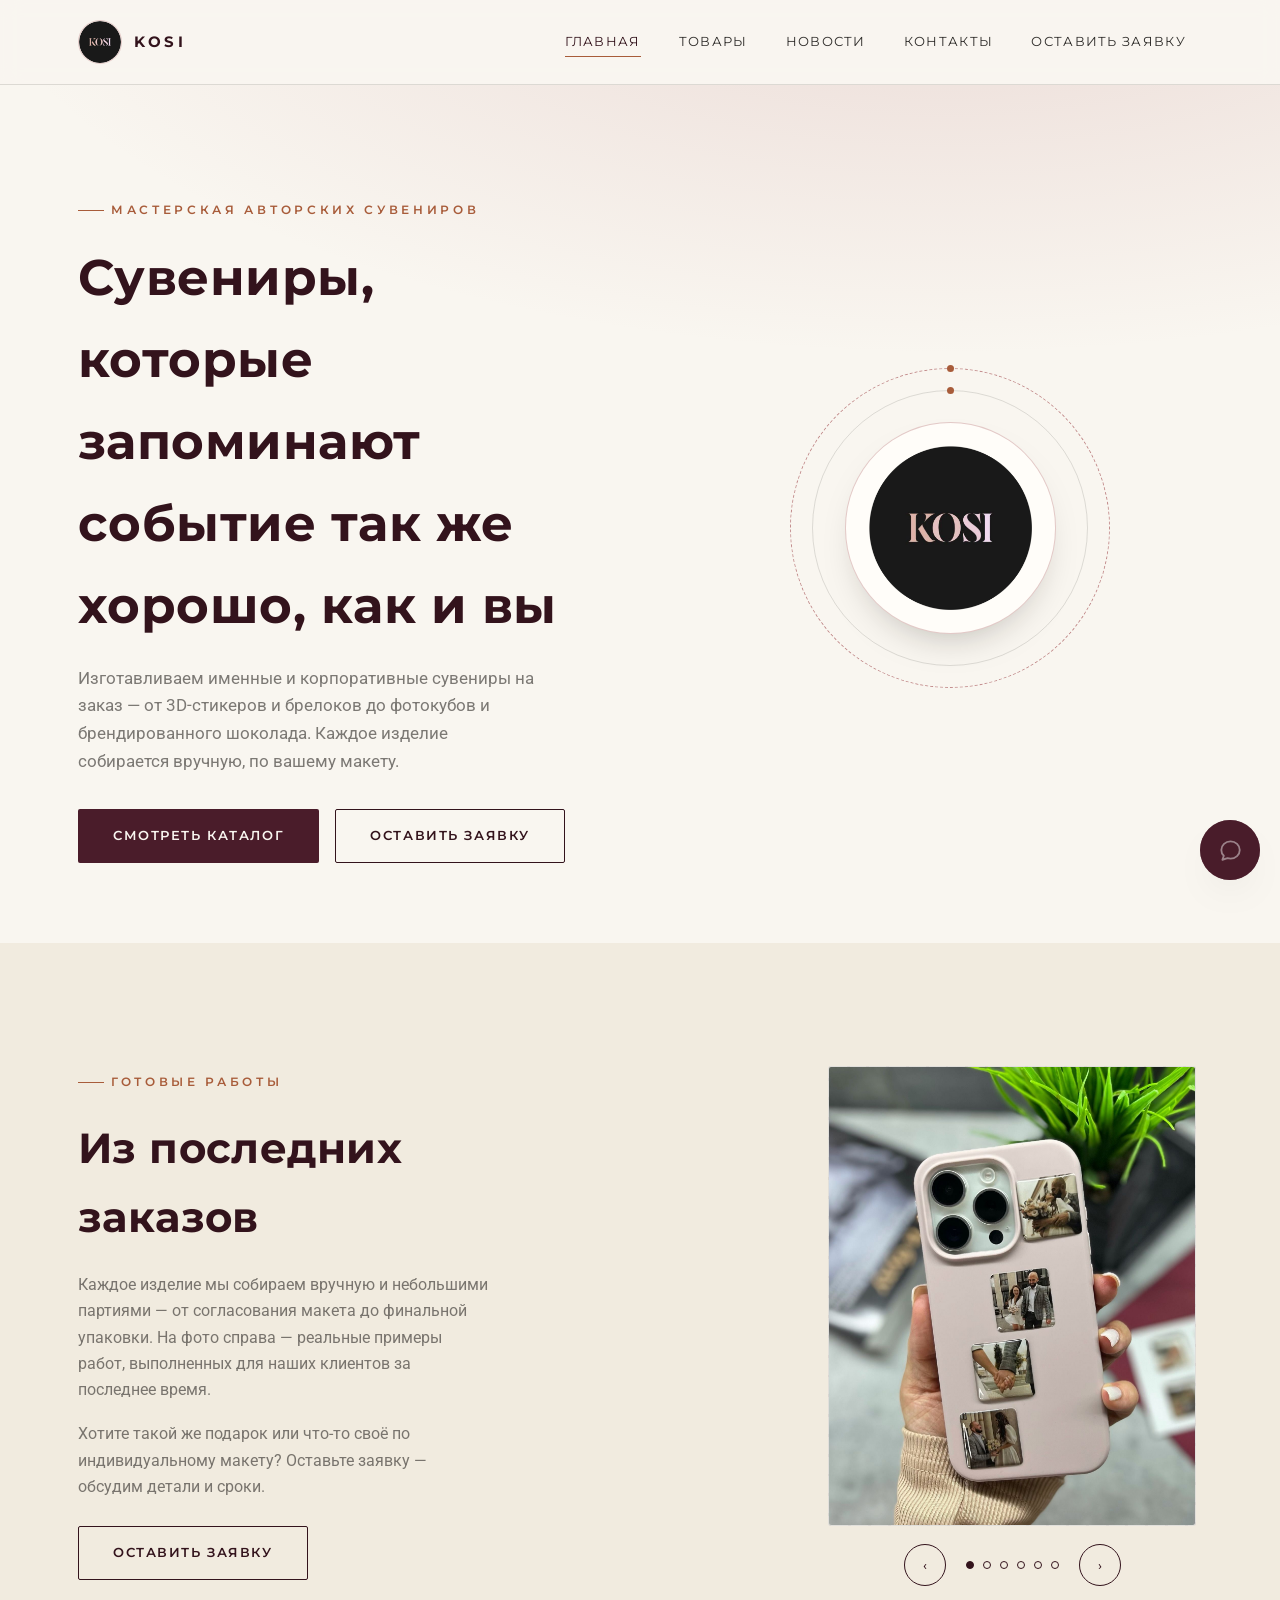
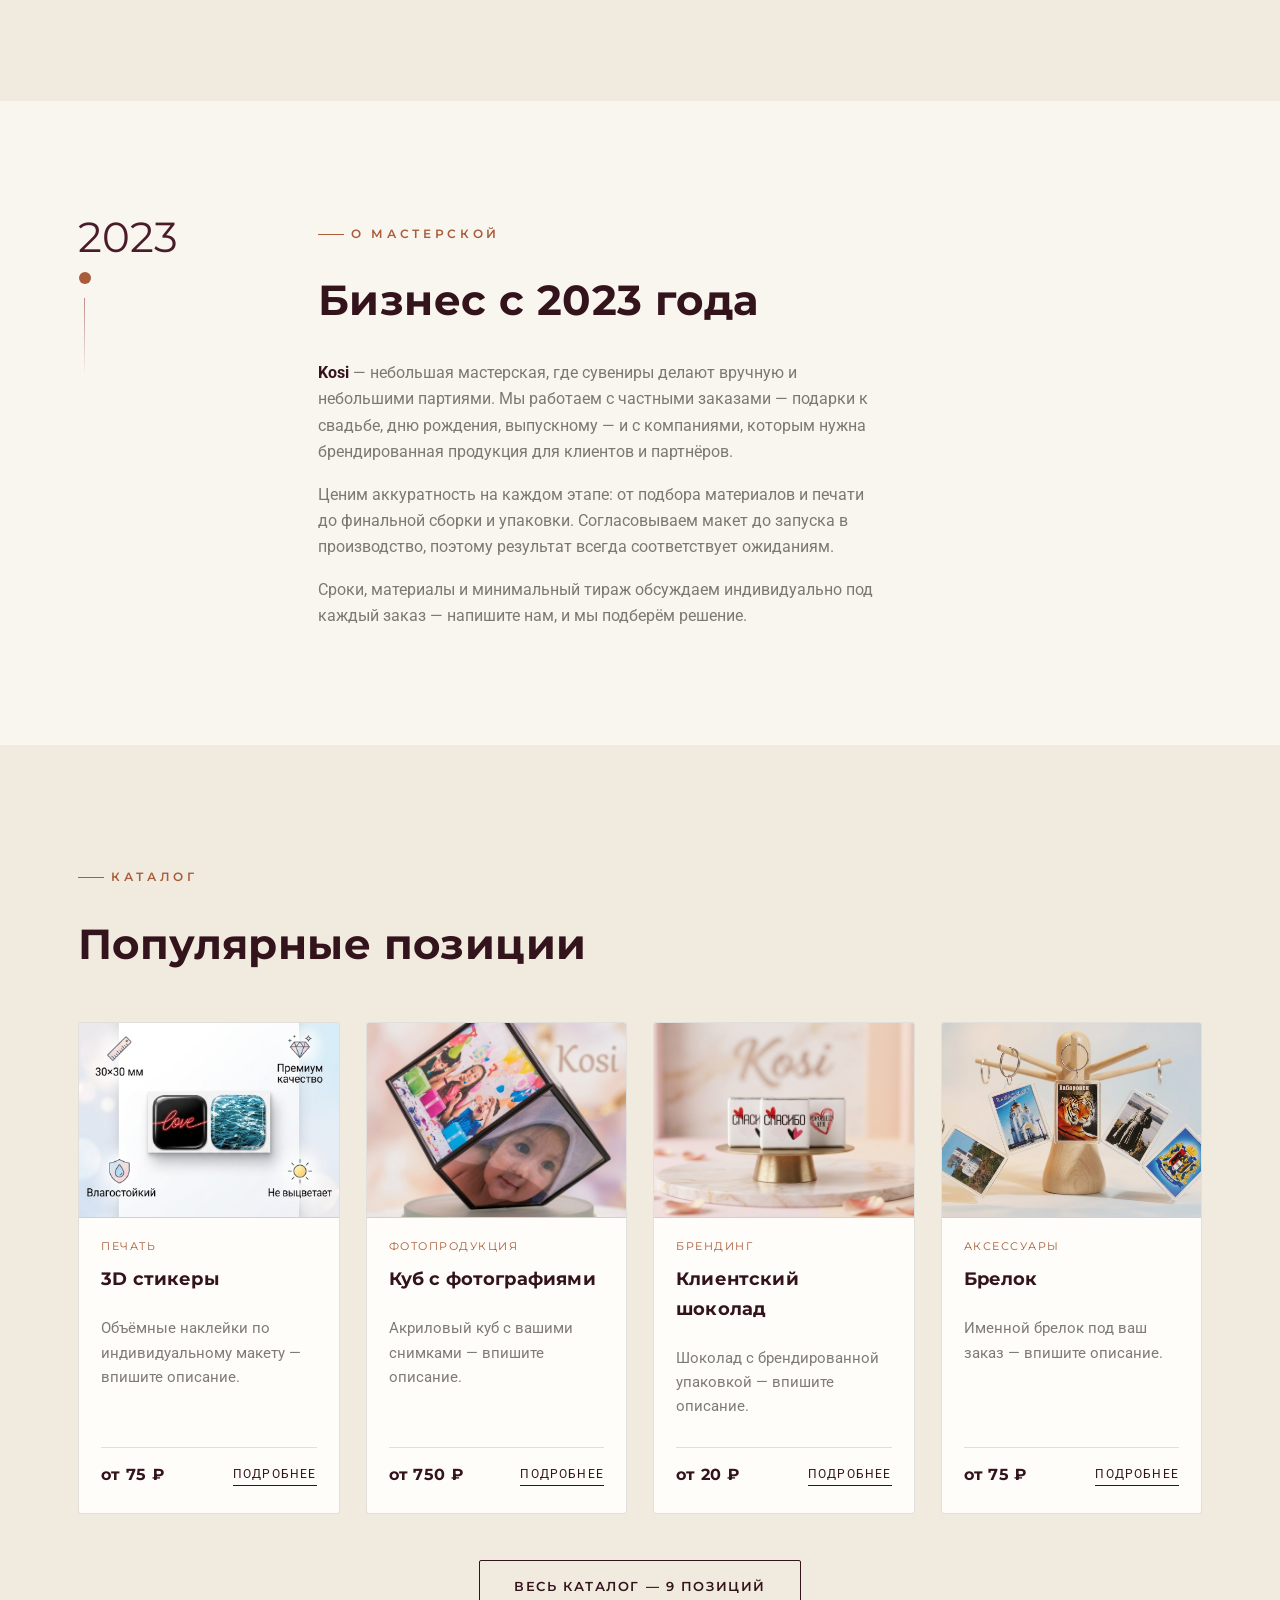
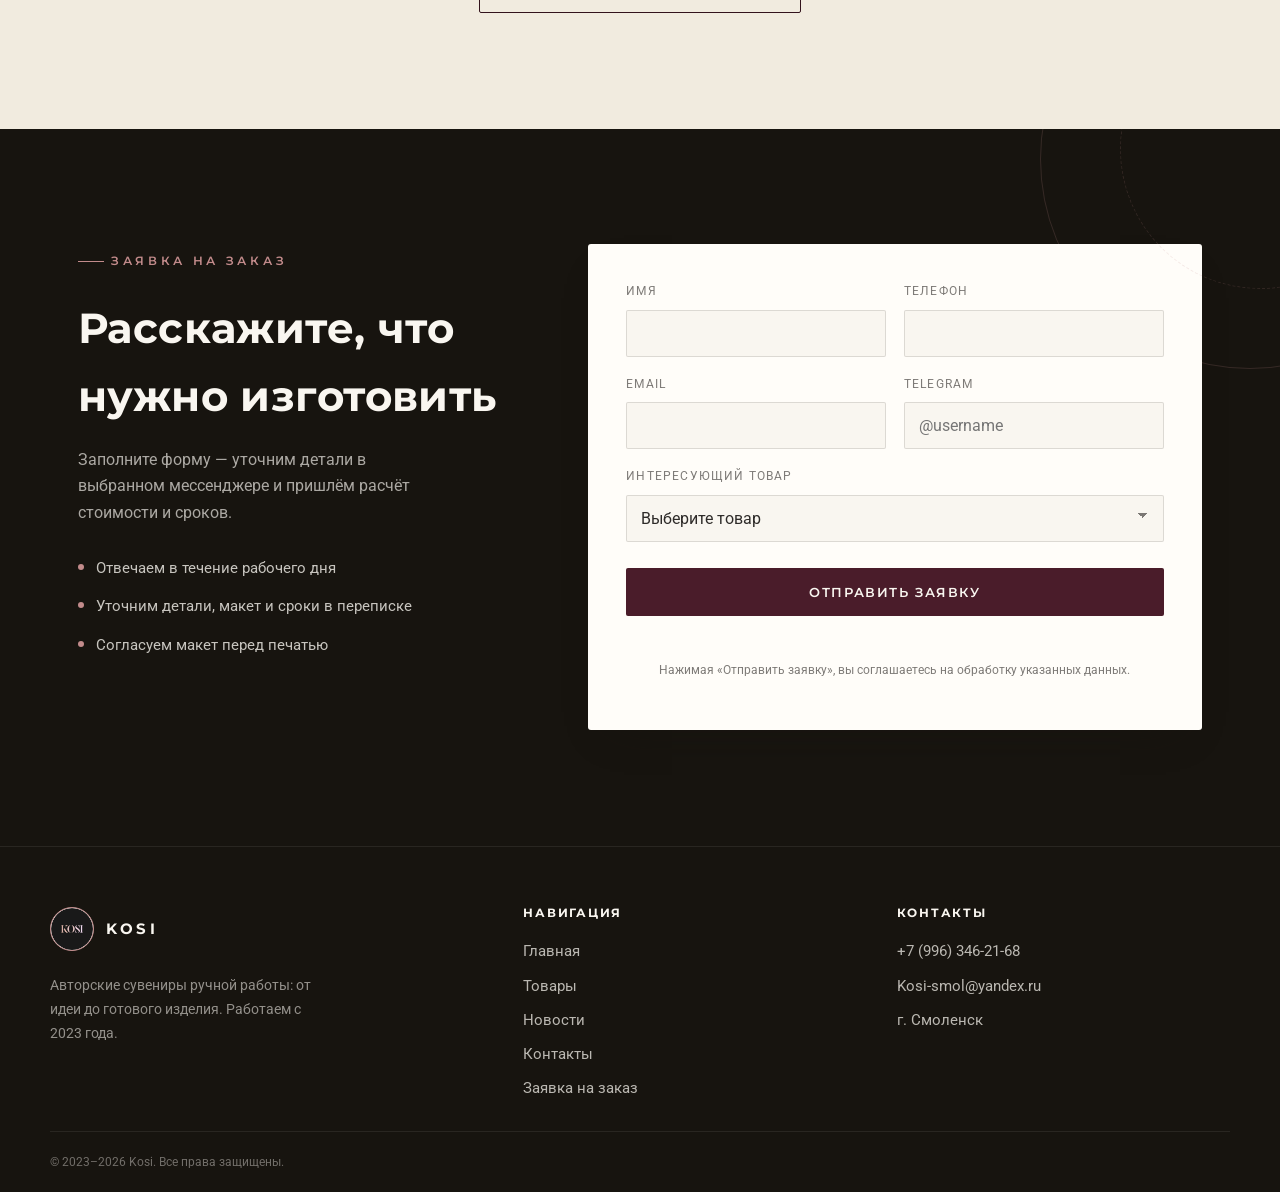
<file: index.html>
<!DOCTYPE html>
<html lang="ru">
<head>
<meta charset="UTF-8">
<meta name="viewport" content="width=device-width, initial-scale=1.0">
<title>Kosi</title>
<meta name="description" content="Kosi — мастерская авторских сувениров: 3D стикеры, брелоки, магниты, именные ручки и подарочные наборы под заказ.">

<!-- Исправленный фавикон -->
<link rel="icon" href="Kosi_logo.png">

<!-- ==================== PWA / УСТАНОВКА КАК ПРИЛОЖЕНИЕ ====================
     Чтобы сайт можно было "установить" на телефон или компьютер
     (ярлык на рабочем столе / экране Домой, как отдельное приложение),
     нужно добавить 3 файла с иконкой в папку сайта (рядом с index.html):

       Kosi_icon.jpg            — 192×192 px
       Kosi_icon.jpg            — 512×512 px
       Kosi_icon.jpg   — 512×512 px, логотип с запасом полей
                                  по краям (для Android — обрезается в круг)

     Просто положите свои картинки с ЭТИМИ ИМЕНАМИ в папку сайта —
     ничего больше менять не нужно, всё подключено ниже и в manifest.json.
     Название приложения ("Kosi") уже прописано в manifest.json —
     при необходимости поменяйте его там.
==========================================================================-->
<link rel="manifest" href="manifest.json">
<link rel="apple-touch-icon" href="Kosi_icon.jpg">
<meta name="theme-color" content="#4A1C2A">
<meta name="mobile-web-app-capable" content="yes">
<meta name="apple-mobile-web-app-capable" content="yes">
<meta name="apple-mobile-web-app-status-bar-style" content="black-translucent">
<meta name="apple-mobile-web-app-title" content="Kosi">

<link rel="preconnect" href="https://fonts.googleapis.com">
<link rel="preconnect" href="https://fonts.gstatic.com" crossorigin>
<link href="https://fonts.googleapis.com/css2?family=Montserrat:wght@500;600;700&family=Roboto:wght@400;500&display=swap" rel="stylesheet">
<link rel="stylesheet" href="style.css">
<link rel="stylesheet" href="chat-widget.css">
</head>
<body>

<!-- ==================== ХЕДЕР ==================== -->
<header class="site-header">
  <div class="header-inner">
    <a href="index.html" class="logo-slot" aria-label="Kosi — на главную">
      <span class="logo-slot__mark"><img src="Kosi_logo.png" alt=""></span>
      <span class="logo-slot__text">
        <span class="logo-slot__name">KOSI</span>
      </span>
    </a>

    <button class="nav-toggle" aria-label="Открыть меню" aria-expanded="false">
      <span></span>
    </button>
    <nav class="main-nav" aria-label="Основная навигация">
      <a href="index.html" aria-current="page">Главная</a>
      <a href="catalog.html">Товары</a>
      <a href="posts.html">Новости</a>
      <a href="contacts.html">Контакты</a>
      <a href="#order">Оставить заявку</a>
    </nav>
  </div>
</header>

<main>

  <!-- ==================== HERO ==================== -->
  <section class="hero">
    <div class="container hero-grid">
      <div class="hero-copy">
        <span class="eyebrow">Мастерская авторских сувениров</span>
        <h1>Сувениры, которые запоминают событие так же хорошо, как и вы</h1>
        <p class="lede">Изготавливаем именные и корпоративные сувениры на заказ — от 3D‑стикеров и брелоков до фотокубов и брендированного шоколада. Каждое изделие собирается вручную, по вашему макету.</p>

        <div class="hero-actions">
          <a href="catalog.html" class="btn btn--primary">Смотреть каталог</a>
          <a href="#order" class="btn btn--ghost">Оставить заявку</a>
        </div>
      </div>

      <div class="hero-emblem">
        <div class="hero-emblem__ring" aria-hidden="true"></div>
        <div class="hero-emblem__ring hero-emblem__ring--inner" aria-hidden="true"></div>
        <div class="logo-slot--hero">
          <strong><img src="Kosi_logo.png" alt="Kosi"></strong>
        </div>
      </div>
    </div>
  </section>

  <!-- ==================== СЛАЙДЕР РАБОТ ==================== -->
  <section class="section section--soft reveal">
    <div class="container works-layout">
      <div class="works-copy">
        <div class="section-head">
          <div>
            <span class="eyebrow">Готовые работы</span>
            <h2 class="section-title">Из последних заказов</h2>
          </div>
        </div>
        <p>Каждое изделие мы собираем вручную и небольшими партиями — от согласования макета до финальной упаковки. На фото справа — реальные примеры работ, выполненных для наших клиентов за последнее время.</p>
        <p>Хотите такой же подарок или что-то своё по индивидуальному макету? Оставьте заявку — обсудим детали и сроки.</p>
        <a href="#order" class="btn btn--ghost" style="margin-top:8px;">Оставить заявку</a>
      </div>

      <!-- Фото последних работ: замените src на свои изображения -->
      <div class="works-visual">
        <div class="works-slider" data-works-slider>
          <div class="works-track-wrap">
            <div class="works-track">
              <div class="works-slide">
                <div class="works-slide__frame"><img src="work_2.jpg" alt="Пример готовой работы Kosi"></div>
              </div>
              <div class="works-slide">
                <div class="works-slide__frame"><img src="work_1.jpg" alt="Пример готовой работы Kosi"></div>
              </div>
              <div class="works-slide">
                <div class="works-slide__frame"><img src="work_3.jpg" alt="Пример готовой работы Kosi"></div>
              </div>
              <div class="works-slide">
                <div class="works-slide__frame"><img src="work_4.jpeg" alt="Пример готовой работы Kosi"></div>
              </div>
              <div class="works-slide">
                <div class="works-slide__frame"><img src="Work_5.png" alt="Пример готовой работы Kosi"></div>
              </div>
              <div class="works-slide">
                <div class="works-slide__frame"><img src="Work_6.png" alt="Пример готовой работы Kosi"></div>
              </div>
            </div>
          </div>

          <div class="works-controls">
            <button class="works-arrow" data-works-prev aria-label="Предыдущее фото">‹</button>
            <div class="works-dots" role="tablist" aria-label="Выбор фото"></div>
            <button class="works-arrow" data-works-next aria-label="Следующее фото">›</button>
          </div>
        </div>
      </div>
    </div>
  </section>

  <!-- ==================== О БИЗНЕСЕ ==================== -->
  <section class="section reveal">
    <div class="container about-grid">
      <div class="about-mark">
        <span class="about-mark__year">2023</span>
        <span class="about-mark__dot" aria-hidden="true"></span>
        <span class="about-mark__line" aria-hidden="true"></span>
      </div>
      <div class="about-copy">
        <span class="eyebrow">О мастерской</span>
        <h2 class="section-title" style="margin-bottom:.6em;">Бизнес с 2023 года</h2>
        <p><strong>Kosi</strong> — небольшая мастерская, где сувениры делают вручную и небольшими партиями. Мы работаем с частными заказами — подарки к свадьбе, дню рождения, выпускному — и с компаниями, которым нужна брендированная продукция для клиентов и партнёров.</p>
        <p>Ценим аккуратность на каждом этапе: от подбора материалов и печати до финальной сборки и упаковки. Согласовываем макет до запуска в производство, поэтому результат всегда соответствует ожиданиям.</p>
        <p>Сроки, материалы и минимальный тираж обсуждаем индивидуально под каждый заказ — напишите нам, и мы подберём решение.</p>
      </div>
    </div>
  </section>

  <!--ТОВАРЫ (ТИЗЕР)-->
  <section class="section section--soft reveal">
    <div class="container">
      <div class="section-head">
        <div>
          <span class="eyebrow">Каталог</span>
          <h2 class="section-title">Популярные позиции</h2>
        </div>
        
      </div>

      <!-- Карточки товаров: замените src на фото товаров, описание и цену впишите в разметке -->
      <div class="products-grid">
        <article class="product-card">
          <div class="product-card__media"><img src="3D_stikers.jpg" alt="3D стикеры Kosi"></div>
          <div class="product-card__body">
            <span class="product-card__eyebrow">Печать</span>
            <h3 class="product-card__title">3D стикеры</h3>
            <p class="product-card__desc">Объёмные наклейки по индивидуальному макету — впишите описание.</p>
            <div class="product-card__foot">
              <span class="product-card__price">от 75 ₽</span>
              <a href="catalog.html" class="product-card__link">Подробнее</a>
            </div>
          </div>
        </article>

        <article class="product-card">
          <div class="product-card__media"><img src="cub_photo.jpg" alt="Куб с фотографиями Kosi"></div>
          <div class="product-card__body">
            <span class="product-card__eyebrow">Фотопродукция</span>
            <h3 class="product-card__title">Куб с фотографиями</h3>
            <p class="product-card__desc">Акриловый куб с вашими снимками — впишите описание.</p>
            <div class="product-card__foot">
              <span class="product-card__price">от 750 ₽</span>
              <a href="catalog.html" class="product-card__link">Подробнее</a>
            </div>
          </div>
        </article>

        <article class="product-card">
          <div class="product-card__media"><img src="Kosi_chocolate.jpg" alt="Клиентский шоколад Kosi"></div>
          <div class="product-card__body">
            <span class="product-card__eyebrow">Брендинг</span>
            <h3 class="product-card__title">Клиентский шоколад</h3>
            <p class="product-card__desc">Шоколад с брендированной упаковкой — впишите описание.</p>
            <div class="product-card__foot">
              <span class="product-card__price">от 20 ₽</span>
              <a href="catalog.html" class="product-card__link">Подробнее</a>
            </div>
          </div>
        </article>

        <article class="product-card">
          <div class="product-card__media"><img src="Brelok.jpg" alt="Брелок Kosi"></div>
          <div class="product-card__body">
            <span class="product-card__eyebrow">Аксессуары</span>
            <h3 class="product-card__title">Брелок</h3>
            <p class="product-card__desc">Именной брелок под ваш заказ — впишите описание.</p>
            <div class="product-card__foot">
              <span class="product-card__price">от 75 ₽</span>
              <a href="catalog.html" class="product-card__link">Подробнее</a>
            </div>
          </div>
        </article>
      </div>

      <div class="products-more">
        <a href="catalog.html" class="btn btn--ghost">Весь каталог — 9 позиций</a>
      </div>
    </div>
  </section>

  <!-- ==================== ЗАЯВКА НА ЗАКАЗ ==================== -->
  <section class="section order reveal" id="order">
    <div class="container order-grid">
      <div class="order-intro">
        <span class="eyebrow" style="color:var(--rose);">Заявка на заказ</span>
        <h2 class="section-title">Расскажите, что нужно изготовить</h2>
        <p>Заполните форму — уточним детали в выбранном мессенджере и пришлём расчёт стоимости и сроков.</p>
        <ul class="order-intro__list">
          <li>Отвечаем в течение рабочего дня</li>
          <li>Уточним детали, макет и сроки в переписке</li>
          <li>Согласуем макет перед печатью</li>
        </ul>
      </div>

      <!--
        ФОРМА ЗАЯВКИ — отправка на почту через Formspree.
        Форма подключена (ID: manrgydo). Заявки приходят на почту Kosi-smol@yandex.ru.
      -->
      <form class="order-form" data-order-form action="https://formspree.io/f/manrgydo" method="POST">

        <div class="form-row">
          <div class="form-field">
            <label for="name">Имя</label>
            <input type="text" id="name" name="Имя" required autocomplete="name">
          </div>
          <div class="form-field">
            <label for="phone">Телефон</label>
            <input type="tel" id="phone" name="Телефон" required autocomplete="tel">
          </div>
        </div>

        <div class="form-row">
          <div class="form-field">
            <label for="email">Email</label>
            <input type="email" id="email" name="Email" required autocomplete="email">
          </div>
          <div class="form-field">
            <label for="telegram">Telegram</label>
            <input type="text" id="telegram" name="Telegram" placeholder="@username">
          </div>
        </div>

        <div class="form-field">
          <label for="product">Интересующий товар</label>
          <select id="product" name="Товар" required>
            <option value="" disabled selected>Выберите товар</option>
            <option>3D стикеры</option>
            <option>Альбом-брелок</option>
            <option>Именные ручки</option>
            <option>Клиентский шоколад</option>
            <option>Магнит с подставкой</option>
            <option>Магнит</option>
            <option>Кулон</option>
            <option>Куб с фотографиями</option>
            <option>Брелок</option>
          </select>
        </div>

        <button type="submit" class="btn btn--primary">Отправить заявку</button>
        <p class="form-status" data-form-status role="status" aria-live="polite"></p>
        <p class="form-note">Нажимая «Отправить заявку», вы соглашаетесь на обработку указанных данных.</p>
      </form>
    </div>
  </section>
</main>

<footer class="site-footer">
  <div class="container footer-inner">
    <div class="footer-brand">
      <div class="logo-slot">
        <span class="logo-slot__mark"><img src="Kosi_logo.png" alt=""></span>
        <span class="logo-slot__text">
          <span class="logo-slot__name">KOSI</span>
        </span>
      </div>
      <p>Авторские сувениры ручной работы: от идеи до готового изделия. Работаем с 2023 года.</p>
    </div>

    <div class="footer-col">
      <h4>Навигация</h4>
      <ul>
        <li><a href="index.html">Главная</a></li>
        <li><a href="catalog.html">Товары</a></li>
        <li><a href="posts.html">Новости</a></li>
        <li><a href="contacts.html">Контакты</a></li>
        <li><a href="#order">Заявка на заказ</a></li>
      </ul>
    </div>

    <div class="footer-col">
      <h4>Контакты</h4>
      <ul>
        <li><a href="tel:+79963462168">+7 (996) 346-21-68</a></li>
        <li><a href="mailto:Kosi-smol@yandex.ru">Kosi-smol@yandex.ru</a></li>
        <li>г. Смоленск</li>
      </ul>
    </div>
  </div>
  <div class="container footer-bottom">
    <span>© 2023–2026 Kosi. Все права защищены.</span>
  </div>
</footer>

<script src="main.js"></script>
<script src="chat-widget.js"></script>
</body>
</html>
</file>
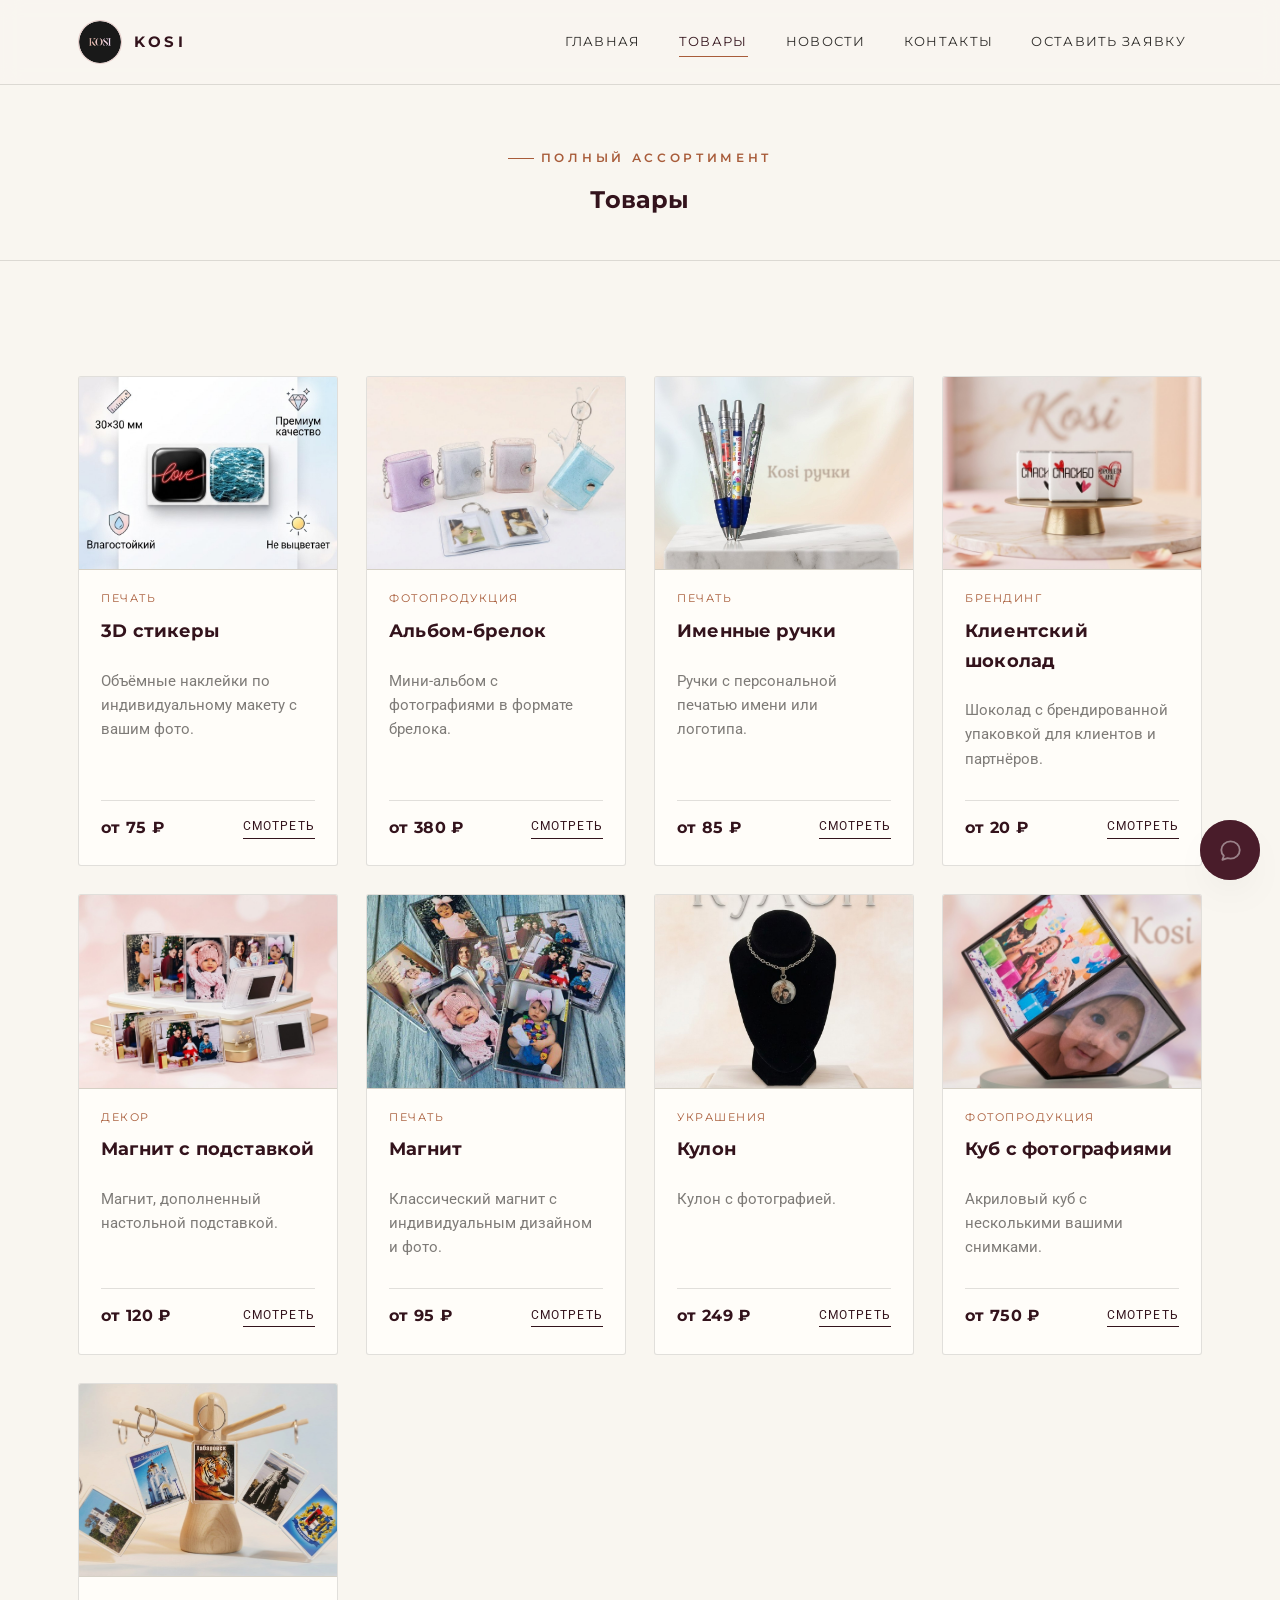
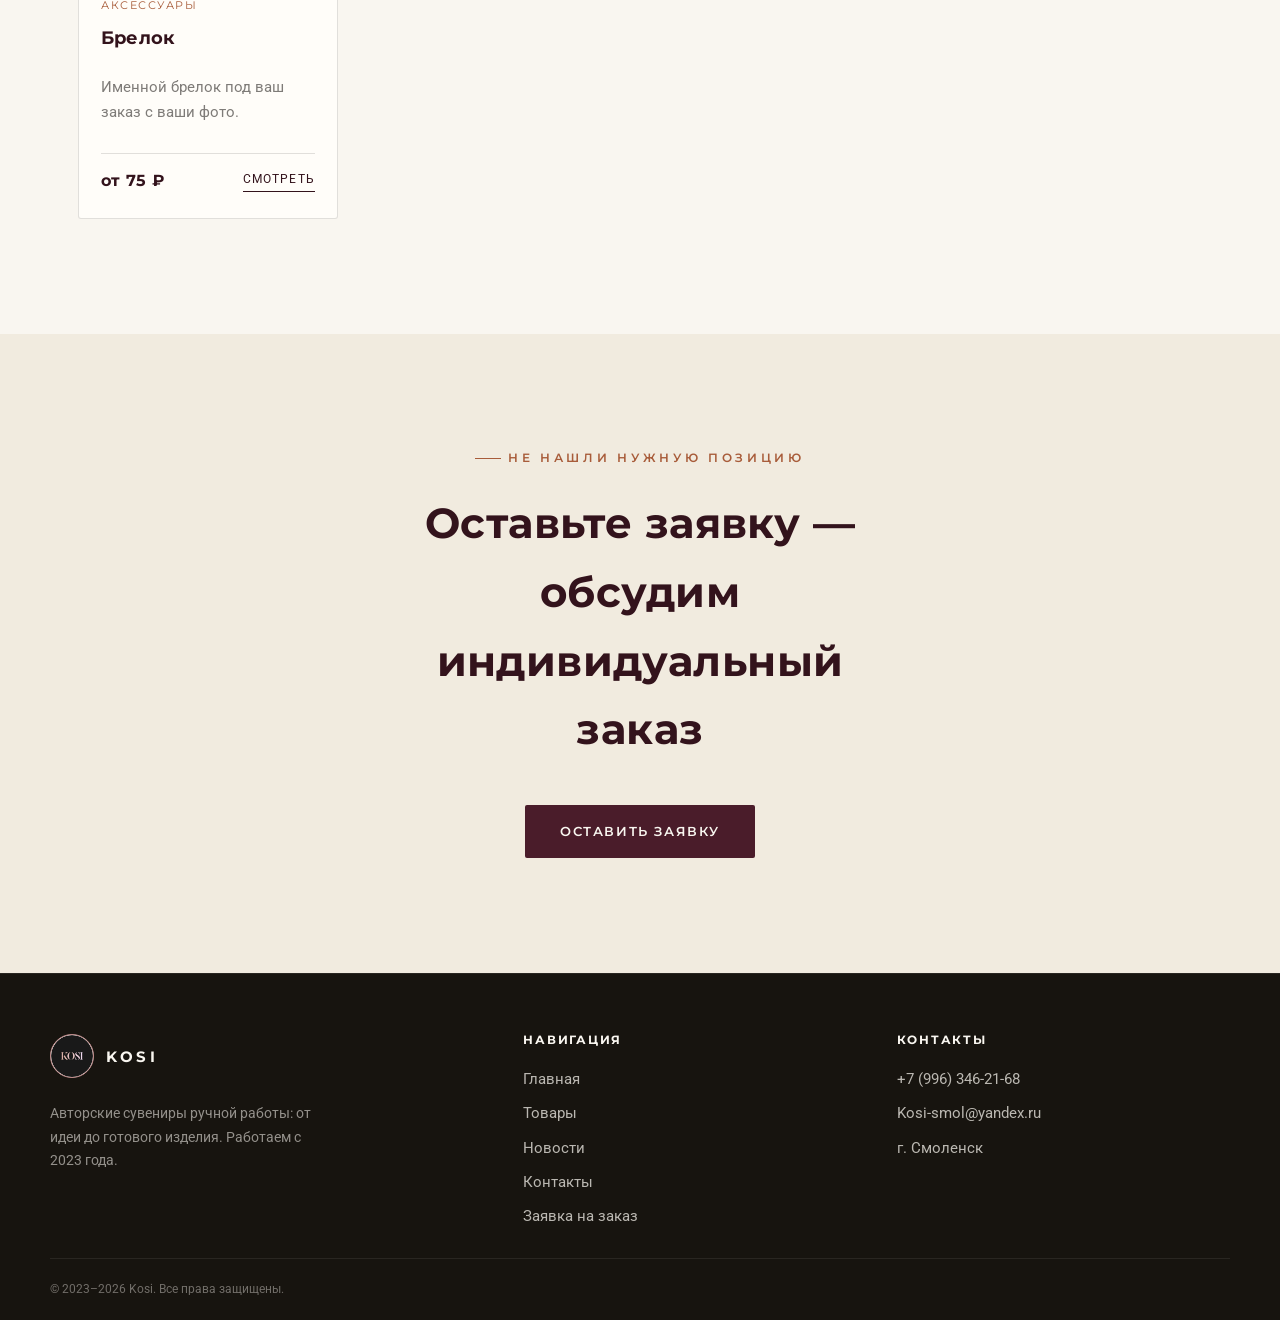
<file: catalog.html>
<!DOCTYPE html>
<html lang="ru">
<head>
<meta charset="UTF-8">
<meta name="viewport" content="width=device-width, initial-scale=1.0">
<title>Kosi — авторская сувенирная продукция</title>
<meta name="description" content="Kosi — мастерская авторских сувениров: 3D стикеры, брелоки, магниты, именные ручки и подарочные наборы под заказ.">

<!-- Исправленный фавикон -->
<link rel="icon" href="Kosi_logo.png">

<!-- PWA / установка как приложение — подробности и куда класть иконки см. в index.html -->
<link rel="manifest" href="manifest.json">
<link rel="apple-touch-icon" href="icon-192.png">
<meta name="theme-color" content="#4A1C2A">
<meta name="mobile-web-app-capable" content="yes">
<meta name="apple-mobile-web-app-capable" content="yes">
<meta name="apple-mobile-web-app-status-bar-style" content="black-translucent">
<meta name="apple-mobile-web-app-title" content="Kosi">

<link rel="preconnect" href="https://fonts.googleapis.com">
<link rel="preconnect" href="https://fonts.gstatic.com" crossorigin>
<link href="https://fonts.googleapis.com/css2?family=Montserrat:wght@500;600;700&family=Roboto:wght@400;500&display=swap" rel="stylesheet">
<link rel="stylesheet" href="style.css">
<link rel="stylesheet" href="chat-widget.css">
</head>
<body>

<header class="site-header">
  <div class="header-inner">
    <a href="index.html" class="logo-slot" aria-label="Kosi — на главную">
      <span class="logo-slot__mark"><img src="Kosi_logo.png" alt=""></span>
      <span class="logo-slot__text">
        <span class="logo-slot__name">KOSI</span>
      </span>
    </a>

    <button class="nav-toggle" aria-label="Открыть меню" aria-expanded="false">
      <span></span>
    </button>
    <nav class="main-nav" aria-label="Основная навигация">
      <a href="index.html">Главная</a>
      <a href="catalog.html" aria-current="page">Товары</a>
      <a href="posts.html">Новости</a>
      <a href="contacts.html">Контакты</a>
      <a href="index.html#order">Оставить заявку</a>
    </nav>
  </div>
</header>

<main>

  <section class="page-hero">
    <div class="container">
      <span class="eyebrow">Полный ассортимент</span>
      <h1>Товары</h1>
      
    </div>
  </section>

  <section class="section reveal">
    <div class="container">
 
      <div class="catalog-grid">

        <!--
          Чтобы у товара было несколько фото и в карточке (попапе) можно было листать их как слайды —
          просто добавьте ещё <img> внутри .product-card__media, например:
          <div class="product-card__media">
            <img src="3D_stikers.jpg" alt="3D стикеры Kosi">
            <img src="3D_stikers_2.jpg" alt="3D стикеры Kosi — вид сбоку">
            <img src="3D_stikers_3.jpg" alt="3D стикеры Kosi — на брелоке">
          </div>
          На плитке каталога всегда показывается только первое фото, а в открытой карточке товара
          появятся стрелки и точки — можно листать кликом, свайпом или клавишами ← →.
        -->

        <article class="product-card product-card--linkable" data-open-lightbox tabindex="0" role="button" aria-haspopup="dialog">
          <div class="product-card__media">
            <img src="3D_stikers.jpg" alt="3D стикеры Kosi">
            <img src="3D_stikers2.jpeg" alt="3D стикеры Kosi — вид сбоку">
            <img src="work_2.jpg" alt="3D стикеры Kosi — вид сбоку">
            <img src="Work_5.png" alt="3D стикеры Kosi — вид сбоку">
            <img src="Work_6.png" alt="3D стикеры Kosi — вид сбоку">
            
          </div>
          <div class="product-card__body">
            <span class="product-card__eyebrow">Печать</span>
            <h3 class="product-card__title">3D стикеры</h3>
            <p class="product-card__desc">Объёмные наклейки по индивидуальному макету с вашим фото.</p>
            <ul class="product-card__specs" hidden>
              <li><span>Материал</span><span>Эпоксидная смола, УФ-печать</span></li>
              <li><span>Размер</span><span>30*30мм, по моему макету.</span></li>
              <li><span>Тираж</span><span>от 2 шт.</span></li>
              <li><span>Срок изготовления</span><span>2–4 дня</span></li>
            </ul>
            <div class="product-card__foot">
              <span class="product-card__price">от 75 ₽</span>
              <span class="product-card__link">Смотреть</span>
            </div>
          </div>
        </article>

        <article class="product-card product-card--linkable" data-open-lightbox tabindex="0" role="button" aria-haspopup="dialog">
          <div class="product-card__media">
            <img src="Brelok_kosi.jpg" alt="Альбом-брелок Kosi">
            <img src="work_4.jpeg" alt="Альбом-брелок Kosi">
          </div>
          <div class="product-card__body">
            <span class="product-card__eyebrow">Фотопродукция</span>
            <h3 class="product-card__title">Альбом-брелок</h3>
            <p class="product-card__desc">Мини-альбом с фотографиями в формате брелока.</p>
            <ul class="product-card__specs" hidden>
              <li><span>Материал</span><span>Пластик, алюминий.</span></li>
              <li><span>Формат</span><span>мини-альбом, 28 фото</span></li>
              <li><span>Тираж</span><span>от 1 шт.</span></li>
              <li><span>Срок изготовления</span><span>2–4 дня</span></li>
            </ul>
            <div class="product-card__foot">
              <span class="product-card__price">от 380 ₽</span>
              <span class="product-card__link">Смотреть</span>
            </div>
          </div>
        </article>

        <article class="product-card product-card--linkable" data-open-lightbox tabindex="0" role="button" aria-haspopup="dialog">
          <div class="product-card__media"><img src="Kosi_pen.jpg" alt="Именные ручки Kosi"></div>
          <div class="product-card__body">
            <span class="product-card__eyebrow">Печать</span>
            <h3 class="product-card__title">Именные ручки</h3>
            <p class="product-card__desc">Ручки с персональной печатью имени или логотипа.</p>
            <ul class="product-card__specs" hidden>
              <li><span>Материал</span><span>Пластик</span></li>
              <li><span>Печать</span><span>имя, логотип</span></li>
              <li><span>Тираж</span><span>от 2 шт.</span></li>
              <li><span>Срок изготовления</span><span>2–4 дня</span></li>
            </ul>
            <div class="product-card__foot">
              <span class="product-card__price">от 85 ₽</span>
              <span class="product-card__link">Смотреть</span>
            </div>
          </div>
        </article>

        <article class="product-card product-card--linkable" data-open-lightbox tabindex="0" role="button" aria-haspopup="dialog">
          <div class="product-card__media"><img src="Kosi_chocolate.jpg" alt="Клиентский шоколад Kosi"></div>
          <div class="product-card__body">
            <span class="product-card__eyebrow">Брендинг</span>
            <h3 class="product-card__title">Клиентский шоколад</h3>
            <p class="product-card__desc">Шоколад с брендированной упаковкой для клиентов и партнёров.</p>
            <ul class="product-card__specs" hidden>
              <li><span>Материал</span><span>шоколад, брендированная упаковка</span></li>
              <li><span>Вес</span><span>5г</span></li>
              <li><span>Тираж</span><span>от 10 шт.</span></li>
              <li><span>Срок изготовления</span><span>2-7 дней</span></li>
            </ul>
            <div class="product-card__foot">
              <span class="product-card__price">от 20 ₽</span>
              <span class="product-card__link">Смотреть</span>
            </div>
          </div>
        </article>

        <article class="product-card product-card--linkable" data-open-lightbox tabindex="0" role="button" aria-haspopup="dialog">
          <div class="product-card__media"><img src="Magnit_max.jpg" alt="Магнит с подставкой Kosi"></div>
          <div class="product-card__body">
            <span class="product-card__eyebrow">Декор</span>
            <h3 class="product-card__title">Магнит с подставкой</h3>
            <p class="product-card__desc">Магнит, дополненный настольной подставкой.</p>
            <ul class="product-card__specs" hidden>
              <li><span>Материал</span><span>акрил/дерево</span></li>
              <li><span>Размер</span><span>по вашему макету</span></li>
              <li><span>Тираж</span><span>от 1 шт.</span></li>
              <li><span>Срок изготовления</span><span>2–4 дня</span></li>
            </ul>
            <div class="product-card__foot">
              <span class="product-card__price">от 120 ₽</span>
              <span class="product-card__link">Смотреть</span>
            </div>
          </div>
        </article>

        <article class="product-card product-card--linkable" data-open-lightbox tabindex="0" role="button" aria-haspopup="dialog">
          <div class="product-card__media">
            <img src="Magnit.jpg" alt="Магнит Kosi">
            <img src="work_3.jpg" alt="Магнит Kosi">
          </div>
          <div class="product-card__body">
            <span class="product-card__eyebrow">Печать</span>
            <h3 class="product-card__title">Магнит</h3>
            <p class="product-card__desc">Классический магнит с индивидуальным дизайном и фото.</p>
            <ul class="product-card__specs" hidden>
              <li><span>Материал</span><span>акрил, магнитный винил</span></li>
              <li><span>Размер</span><span>по макету с ваши фото</span></li>
              <li><span>Тираж</span><span>от 1 шт.</span></li>
              <li><span>Срок изготовления</span><span>1–3 дня</span></li>
            </ul>
            <div class="product-card__foot">
              <span class="product-card__price">от 95 ₽</span>
              <span class="product-card__link">Смотреть</span>
            </div>
          </div>
        </article>

        <article class="product-card product-card--linkable" data-open-lightbox tabindex="0" role="button" aria-haspopup="dialog">
          <div class="product-card__media"><img src="Kylon_kosi.jpg" alt="Кулон Kosi"></div>
          <div class="product-card__body">
            <span class="product-card__eyebrow">Украшения</span>
            <h3 class="product-card__title">Кулон</h3>
            <p class="product-card__desc">Кулон с фотографией.</p>
            <ul class="product-card__specs" hidden>
              <li><span>Материал</span><span>металл/эпоксидная смола</span></li>
              <li><spam>фото</span><span>по желанию</span></li>
              <li><span>Тираж</span><span>от 1 шт.</span></li>
              <li><span>Срок изготовления</span><span>2–4 дня</span></li>
            </ul>
            <div class="product-card__foot">
              <span class="product-card__price">от 249 ₽</span>
              <span class="product-card__link">Смотреть</span>
            </div>
          </div>
        </article>

        <article class="product-card product-card--linkable" data-open-lightbox tabindex="0" role="button" aria-haspopup="dialog">
          <div class="product-card__media"><img src="cub_photo.jpg" alt="Куб с фотографиями Kosi"></div>
          <div class="product-card__body">
            <span class="product-card__eyebrow">Фотопродукция</span>
            <h3 class="product-card__title">Куб с фотографиями</h3>
            <p class="product-card__desc">Акриловый куб с несколькими вашими снимками.</p>
            <ul class="product-card__specs" hidden>
              <li><span>Материал</span><span>акрил, пластик, крутящий элемент.</span></li>
              <li><span>Кол-во фото</span><span>до 6</span></li>
              <li><span>Тираж</span><span>от 1 шт.</span></li>
              <li><span>Срок изготовления</span><span>2–5 дней</span></li>
            </ul>
            <div class="product-card__foot">
              <span class="product-card__price">от 750 ₽</span>
              <span class="product-card__link">Смотреть</span>
            </div>
          </div>
        </article>

        <article class="product-card product-card--linkable" data-open-lightbox tabindex="0" role="button" aria-haspopup="dialog">
          <div class="product-card__media"><img src="Brelok.jpg" alt="Брелок Kosi"></div>
          <div class="product-card__body">
            <span class="product-card__eyebrow">Аксессуары</span>
            <h3 class="product-card__title">Брелок</h3>
            <p class="product-card__desc">Именной брелок под ваш заказ с ваши фото.</p>
            <ul class="product-card__specs" hidden>
              <li><span>Материал</span><span>акрил/металл</span></li>
              <li><span>Фото</span><span>имя, дата, логотип</span></li>
              <li><span>Количество</span><span>2 фотографий</span></li>
              <li><span>Тираж</span><span>от 1 шт.</span></li>
              <li><span>Срок изготовления</span><span>1–3 дня</span></li>
            </ul>
            <div class="product-card__foot">
              <span class="product-card__price">от 75 ₽</span>
              <span class="product-card__link">Смотреть</span>
            </div>
          </div>
        </article>

      </div>
    </div>
  </section>

  <section class="section section--soft reveal">
    <div class="container" style="text-align:center;">
      <span class="eyebrow" style="justify-content:center;display:flex;">Не нашли нужную позицию</span>
      <h2 class="section-title" style="margin:.5em auto;">Оставьте заявку — обсудим индивидуальный заказ</h2>
      <a href="index.html#order" class="btn btn--primary" style="margin-top:20px;">Оставить заявку</a>
    </div>
  </section>

</main>

<!-- Модальное окно карточки товара -->
<div class="lightbox" data-lightbox aria-hidden="true">
  <div class="lightbox-panel" role="dialog" aria-modal="true" aria-label="Карточка товара">
    <div class="lightbox-media" data-lightbox-media>
      <div class="lightbox-track" data-lightbox-track></div>
      <button type="button" class="lightbox-arrow lightbox-arrow--prev" data-lightbox-prev aria-label="Предыдущее фото">‹</button>
      <button type="button" class="lightbox-arrow lightbox-arrow--next" data-lightbox-next aria-label="Следующее фото">›</button>
      <div class="lightbox-dots" data-lightbox-dots></div>
    </div>
    <div class="lightbox-body">
      <button class="lightbox-close" data-lightbox-close aria-label="Закрыть">×</button>
      <span class="product-card__eyebrow" data-lightbox-eyebrow></span>
      <h3 data-lightbox-title></h3>

      <div class="lightbox-tabs" role="tablist" aria-label="Информация о товаре">
        <button type="button" class="lightbox-tab is-active" data-lightbox-tab="desc" role="tab" aria-selected="true">Описание</button>
        <button type="button" class="lightbox-tab" data-lightbox-tab="specs" role="tab" aria-selected="false">Характеристики</button>
      </div>

      <p class="lightbox-tabpanel is-active" data-lightbox-panel="desc" data-lightbox-desc></p>
      <ul class="lightbox-tabpanel lightbox-specs" data-lightbox-panel="specs" data-lightbox-specs></ul>

      <div class="product-card__foot">
        <span class="product-card__price" data-lightbox-price></span>
        <a href="index.html#order" class="product-card__link">Оставить заявку</a>
      </div>
    </div>
  </div>
</div>

<footer class="site-footer">
  <div class="container footer-inner">
    <div class="footer-brand">
      <div class="logo-slot">
        <span class="logo-slot__mark"><img src="Kosi_logo.png" alt=""></span>
        <span class="logo-slot__text">
          <span class="logo-slot__name">KOSI</span>
        </span>
      </div>
      <p>Авторские сувениры ручной работы: от идеи до готового изделия. Работаем с 2023 года.</p>
    </div>

    <div class="footer-col">
      <h4>Навигация</h4>
      <ul>
        <li><a href="index.html">Главная</a></li>
        <li><a href="catalog.html">Товары</a></li>
        <li><a href="posts.html">Новости</a></li>
        <li><a href="contacts.html">Контакты</a></li>
        <li><a href="index.html#order">Заявка на заказ</a></li>
      </ul>
    </div>
 
    <div class="footer-col">
      <h4>Контакты</h4>
      <ul>
        <li><a href="tel:+79963462168">+7 (996) 346-21-68</a></li>
        <li><a href="mailto:Kosi-smol@yandex.ru">Kosi-smol@yandex.ru</a></li>
        <li>г. Смоленск</li>
      </ul>
    </div>
  </div>
  <div class="container footer-bottom">
    <span>© 2023–2026 Kosi. Все права защищены.</span>

  </div>
</footer>

<script src="main.js"></script>
<script src="chat-widget.js"></script>
</body>
</html>
</file>
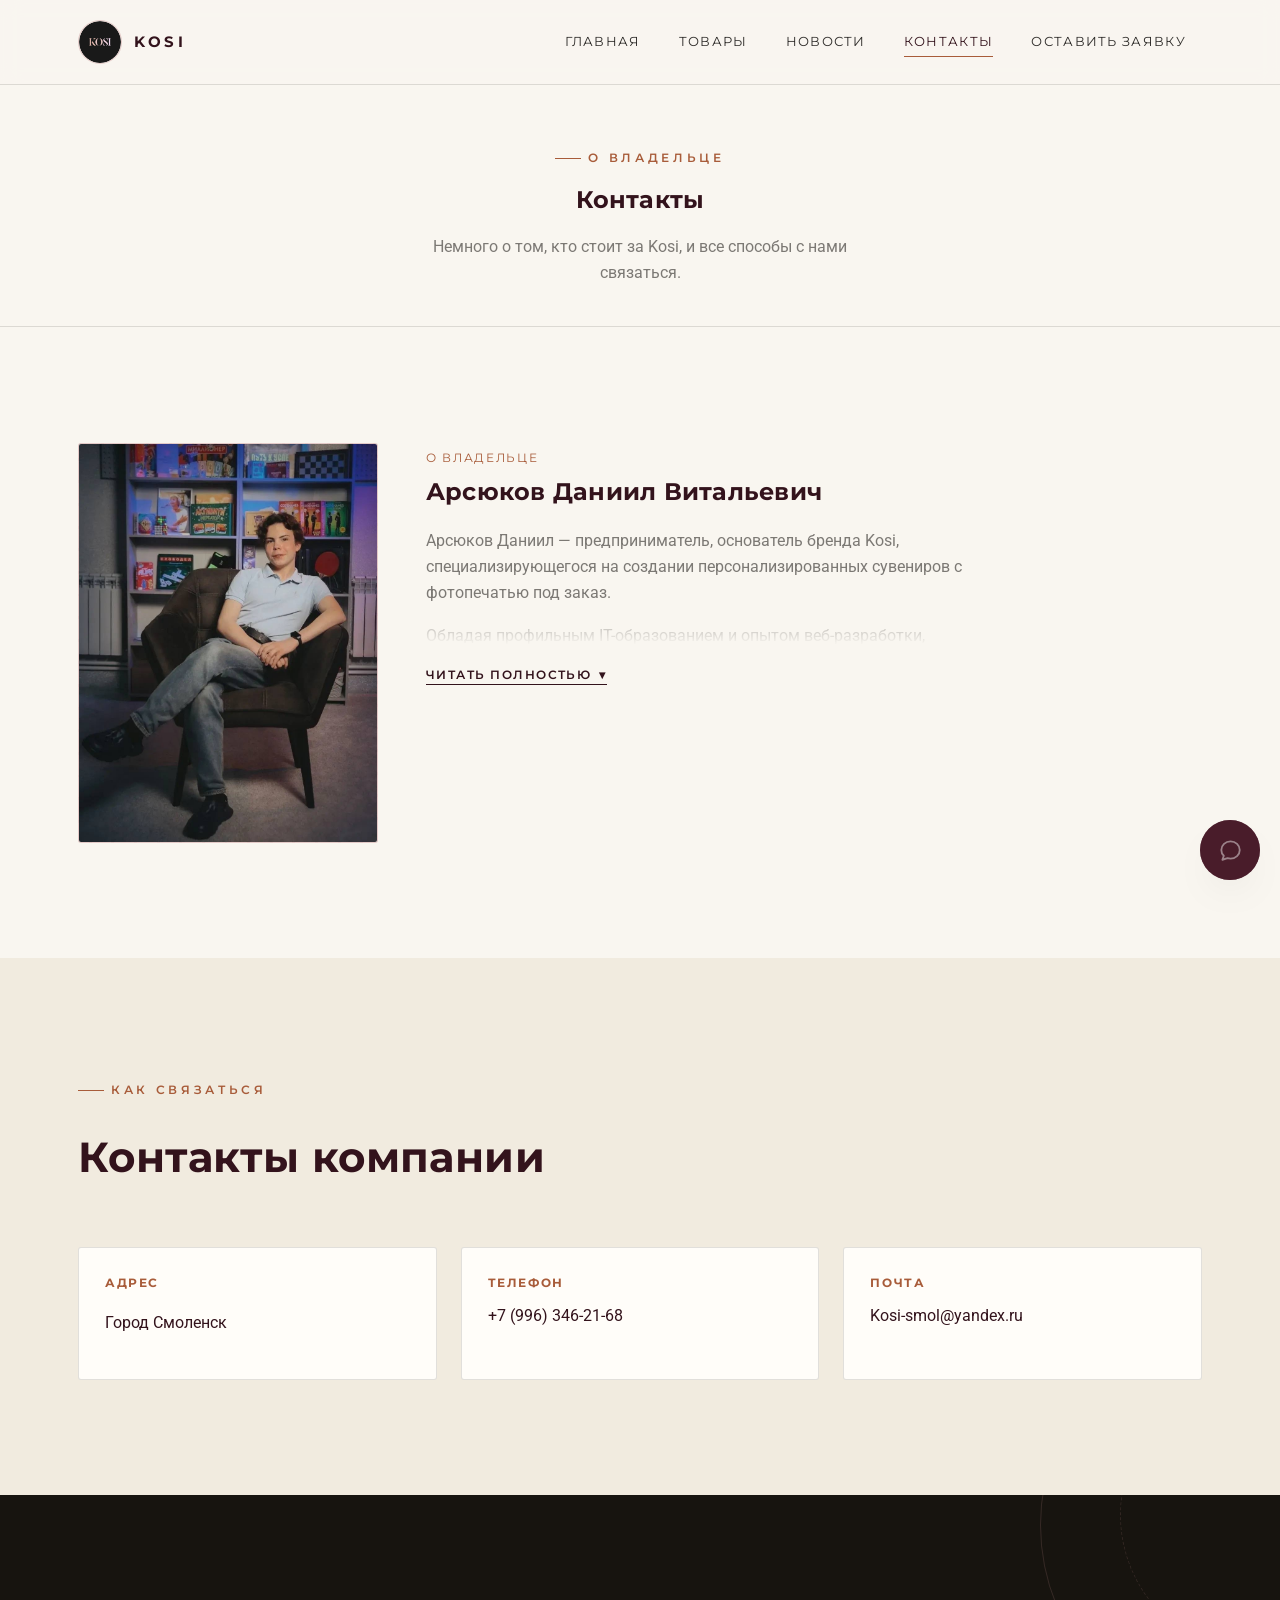
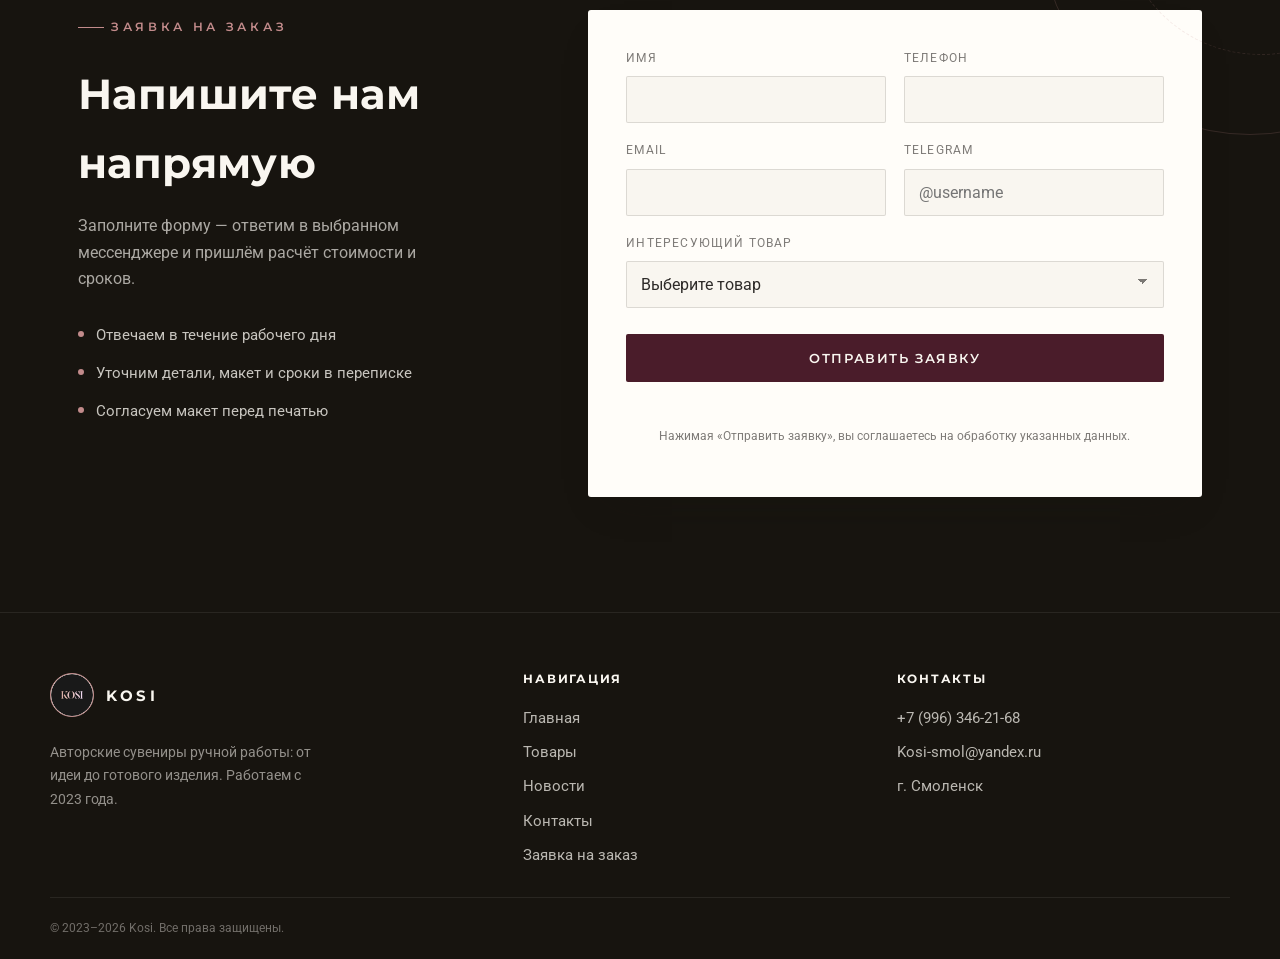
<file: contacts.html>
<!DOCTYPE html>
<html lang="ru">
<head>
<meta charset="UTF-8">
<meta name="viewport" content="width=device-width, initial-scale=1.0">
<title>Kosi — авторская сувенирная продукция</title>
<meta name="description" content="Kosi — мастерская авторских сувениров: 3D стикеры, брелоки, магниты, именные ручки и подарочные наборы под заказ.">

<!-- Исправленный фавикон -->
<link rel="icon" href="Kosi_logo.png">

<!-- PWA / установка как приложение — подробности и куда класть иконки см. в index.html -->
<link rel="manifest" href="manifest.json">
<link rel="apple-touch-icon" href="icon-192.png">
<meta name="theme-color" content="#4A1C2A">
<meta name="mobile-web-app-capable" content="yes">
<meta name="apple-mobile-web-app-capable" content="yes">
<meta name="apple-mobile-web-app-status-bar-style" content="black-translucent">
<meta name="apple-mobile-web-app-title" content="Kosi">

<link rel="preconnect" href="https://fonts.googleapis.com">
<link rel="preconnect" href="https://fonts.gstatic.com" crossorigin>
<link href="https://fonts.googleapis.com/css2?family=Montserrat:wght@500;600;700&family=Roboto:wght@400;500&display=swap" rel="stylesheet">
<link rel="stylesheet" href="style.css">
<link rel="stylesheet" href="chat-widget.css">
</head> 
<body>

<header class="site-header">
  <div class="header-inner">
    <a href="index.html" class="logo-slot" aria-label="Kosi — на главную">
      <span class="logo-slot__mark"><img src="Kosi_logo.png" alt=""></span>
      <span class="logo-slot__text">
        <span class="logo-slot__name">KOSI</span>
      </span>
    </a>

    <button class="nav-toggle" aria-label="Открыть меню" aria-expanded="false">
      <span></span>
    </button>
    <nav class="main-nav" aria-label="Основная навигация">
      <a href="index.html">Главная</a>
      <a href="catalog.html">Товары</a>
      <a href="posts.html">Новости</a>
      <a href="contacts.html" aria-current="page">Контакты</a>
      <a href="#order">Оставить заявку</a>
    </nav>
  </div>
</header>

<main>

  <section class="page-hero">
    <div class="container">
      <span class="eyebrow">О владельце</span>
      <h1>Контакты</h1>
      <p>Немного о том, кто стоит за Kosi, и все способы с нами связаться.</p>
    </div>
  </section>

  <!-- ==================== О ВЛАДЕЛЬЦЕ ==================== -->
  <section class="section reveal">
    <div class="container owner-grid">
      <!-- Фото владельца -->
      <div class="owner-photo owner-photo--filled"><img src="Arsyukov_Daniil.jpg" alt="Арсюков Даниил Витальевич"></div>

      <div class="owner-bio">
        <span class="owner-role">О владельце</span>
        <!-- Поле ФИО — впишите имя здесь через код -->
        <h2 class="owner-name">Арсюков Даниил Витальевич</h2>

        <div class="owner-bio__text" data-bio-text>
          <p>Арсюков Даниил — предприниматель, основатель бренда Kosi, специализирующегося на создании персонализированных сувениров с фотопечатью под заказ.</p>
          <p>Обладая профильным IT-образованием и опытом веб-разработки, Даниил с самого начала строил бизнес на стыке технологий и креатива. В 2023 году он запустил собственное дело, решив предложить рынку не просто сувенирную продукцию, а эмоциональные, индивидуальные подарки — от 3D стикеров и магнитов до Альбом-брелоков и брелков с изображениями клиентов.</p>
          <p>Технический бэкграунд помогает Даниилу выстраивать эффективные процессы: он лично разработал систему приёма заказов, автоматизировал обработку изображений и интегрировал онлайн-оплату, чтобы клиенты получали готовые изделия максимально быстро и без лишних хлопот. За короткий срок Kosi зарекомендовал себя как надёжный сервис, где качество печати и внимание к деталям стоят на первом месте.</p>
        </div>
        <button type="button" class="owner-bio__toggle" data-bio-toggle aria-expanded="false">
          <span data-bio-toggle-label>Читать полностью</span><span class="arrow" aria-hidden="true">▾</span>
        </button>
      </div>
    </div>
  </section>


  <section class="section section--soft reveal">
    <div class="container">
      <div class="section-head">
        <div>
          <span class="eyebrow">Как связаться</span>
          <h2 class="section-title">Контакты компании</h2>
        </div>
      </div>

      <div class="contact-details">
        <div class="contact-card">
          <h4>Адрес</h4>
          <!-- Адрес — впишите через код -->
          <p>Город Смоленск</p>
        </div>
        <div class="contact-card">
          <h4>Телефон</h4>
          <a href="tel:+79963462168">+7 (996) 346-21-68</a>
        </div>
        <div class="contact-card">
          <h4>Почта</h4>
          <a href="mailto:Kosi-smol@yandex.ru">Kosi-smol@yandex.ru</a>
        </div>
      </div>
    </div>
  </section>

  <!-- ==================== ЗАЯВКА НА ЗАКАЗ ==================== -->
  <section class="section order reveal" id="order">
    <div class="container order-grid">
      <div class="order-intro">
        <span class="eyebrow" style="color:var(--rose);">Заявка на заказ</span>
        <h2 class="section-title">Напишите нам напрямую</h2>
        <p>Заполните форму — ответим в выбранном мессенджере и пришлём расчёт стоимости и сроков.</p>
        <ul class="order-intro__list">
          <li>Отвечаем в течение рабочего дня</li>
          <li>Уточним детали, макет и сроки в переписке</li>
          <li>Согласуем макет перед печатью</li>
        </ul>
      </div>

      <!--
        ФОРМА ЗАЯВКИ — отправка на почту через Formspree.
        Форма подключена (ID: manrgydo). Заявки приходят на почту Kosi-smol@yandex.ru.
      -->
      <form class="order-form" data-order-form action="https://formspree.io/f/manrgydo" method="POST">

        <div class="form-row">
          <div class="form-field">
            <label for="name2">Имя</label>
            <input type="text" id="name2" name="Имя" required autocomplete="name">
          </div>
          <div class="form-field">
            <label for="phone2">Телефон</label>
            <input type="tel" id="phone2" name="Телефон" required autocomplete="tel">
          </div>
        </div>

        <div class="form-row">
          <div class="form-field">
            <label for="email2">Email</label>
            <input type="email" id="email2" name="Email" required autocomplete="email">
          </div>
          <div class="form-field">
            <label for="telegram2">Telegram</label>
            <input type="text" id="telegram2" name="Telegram" placeholder="@username">
          </div>
        </div>

        <div class="form-field">
          <label for="product2">Интересующий товар</label>
          <select id="product2" name="Товар" required>
            <option value="" disabled selected>Выберите товар</option>
            <option>3D стикеры</option>
            <option>Альбом-брелок</option>
            <option>Именные ручки</option>
            <option>Клиентский шоколад</option>
            <option>Магнит с подставкой</option>
            <option>Магнит</option>
            <option>Кулон</option>
            <option>Куб с фотографиями</option>
            <option>Брелок</option>
          </select>
        </div>

        <button type="submit" class="btn btn--primary">Отправить заявку</button>
        <p class="form-status" data-form-status role="status" aria-live="polite"></p>
        <p class="form-note">Нажимая «Отправить заявку», вы соглашаетесь на обработку указанных данных.</p>
      </form>
    </div>
  </section>

</main>

<footer class="site-footer">
  <div class="container footer-inner">
    <div class="footer-brand">
      <div class="logo-slot">
        <span class="logo-slot__mark"><img src="Kosi_logo.png" alt=""></span>
        <span class="logo-slot__text">
          <span class="logo-slot__name">KOSI</span>
        </span>
      </div>
      <p>Авторские сувениры ручной работы: от идеи до готового изделия. Работаем с 2023 года.</p>
    </div>

    <div class="footer-col">
      <h4>Навигация</h4>
      <ul>
        <li><a href="index.html">Главная</a></li>
        <li><a href="catalog.html">Товары</a></li>
        <li><a href="posts.html">Новости</a></li>
        <li><a href="contacts.html">Контакты</a></li>
        <li><a href="#order">Заявка на заказ</a></li>
      </ul>
    </div>

    <div class="footer-col">
      <h4>Контакты</h4>
      <ul>
        <li><a href="tel:+79963462168">+7 (996) 346-21-68</a></li>
        <li><a href="mailto:Kosi-smol@yandex.ru">Kosi-smol@yandex.ru</a></li>
        <li>г. Смоленск</li>
      </ul>
    </div>
  </div>
  <div class="container footer-bottom">
    <span>© 2023–2026 Kosi. Все права защищены.</span>
    
  </div>
</footer>

<script src="main.js"></script>
<script src="chat-widget.js"></script>
</body>
</html>
</file>
<file: style.css>
/* =========================================================
   KOSI — сувенирная мастерская
   Дизайн-токены и общие стили сайта
   Адаптивность доработана для всех устройств
   ========================================================= */

:root{
  /* --- Цвет --- */
  --cream:        #F9F6F0;   /* основной фон */
  --cream-soft:   #F1EBDF;   /* фон вторичных секций */
  --burgundy:     #4A1C2A;   /* глубокий бордовый — главный акцент */
  --burgundy-ink: #33131C;   /* тёмный бордовый для текста/hover */
  --rose:         #C28B8B;   /* пыльная роза — вспомогательный акцент */
  --terracotta:   #A85C3A;   /* терракотовый — тёплый акцент, кнопки/метки */
  --graphite:     #2E2B29;   /* графитовый — основной текст */
  --graphite-60:  rgba(46,43,41,.62);
  --matte-black:  #17140F;   /* матовый чёрный — футер, глубокие фоны */
  --line:         rgba(46,43,41,.14);
  --line-rose:    rgba(194,139,139,.45);
  --paper:        #FFFDF9;

  /* --- Типографика --- */
  --f-display: 'Montserrat', 'Arial Narrow', sans-serif;
  --f-body:    'Roboto', 'Segoe UI', sans-serif;

  /* --- Прочее --- */
  --radius: 2px;
  --radius-lg: 3px;
  --shadow-soft: 0 18px 40px -22px rgba(23,20,15,.35);
  --shadow-card: 0 10px 30px -18px rgba(23,20,15,.28);
  --ease: cubic-bezier(.22,.61,.36,1);
  --maxw: 1180px;
}

*,*::before,*::after{ box-sizing: border-box; }
html{ scroll-behavior: smooth; }
@media (prefers-reduced-motion: reduce){
  html{ scroll-behavior: auto; }
  *,*::before,*::after{ animation-duration: .001ms !important; animation-iteration-count: 1 !important; transition-duration: .001ms !important; scroll-behavior: auto !important; }
}

body{
  margin:0;
  background: var(--cream);
  color: var(--graphite);
  font-family: var(--f-body);
  font-size: 16px;
  line-height: 1.65;
  -webkit-font-smoothing: antialiased;
}

img{ max-width:100%; display:block; }
a{ color: inherit; text-decoration: none; }
ul{ margin:0; padding:0; list-style:none; }
button{ font-family: inherit; cursor:pointer; }
input,select,textarea{ font-family: inherit; font-size: 1rem; }

h1,h2,h3,h4{
  font-family: var(--f-display);
  color: var(--burgundy-ink);
  font-weight: 700;
  margin: 0;
  letter-spacing: .01em;
}

.eyebrow{
  display:inline-flex;
  align-items:center;
  gap:.6em;
  font-family: var(--f-display);
  font-size: .72rem;
  font-weight: 600;
  letter-spacing: .32em;
  text-transform: uppercase;
  color: var(--terracotta);
}
.eyebrow::before{
  content:"";
  width: 26px; height:1px;
  background: currentColor;
  display:inline-block;
}

.section-title{
  font-size: clamp(1.7rem, 1.2rem + 2vw, 2.6rem);
  margin-top: .55em;
  max-width: 18ch;
}

.section{
  padding: clamp(64px, 9vw, 120px) 0;
}
.section--soft{ background: var(--cream-soft); }
.section--dark{
  background: var(--matte-black);
  color: rgba(249,246,240,.86);
}
.section--dark h1,.section--dark h2,.section--dark h3{ color: var(--cream); }

.container{
  max-width: var(--maxw);
  margin: 0 auto;
  padding: 0 28px;
}

.section-head{
  display:flex;
  flex-wrap:wrap;
  justify-content: space-between;
  align-items: flex-end;
  gap: 24px;
  margin-bottom: 44px;
}
.section-head p{
  max-width: 44ch;
  color: var(--graphite-60);
  margin: .9em 0 0;
}

/* Кнопки */
.btn{
  display:inline-flex;
  align-items:center;
  justify-content:center;
  gap:.6em;
  padding: 15px 34px;
  border-radius: var(--radius);
  font-family: var(--f-display);
  font-weight: 600;
  font-size: .82rem;
  letter-spacing: .12em;
  text-transform: uppercase;
  border: 1px solid transparent;
  transition: transform .35s var(--ease), background-color .3s, color .3s, border-color .3s;
  white-space: nowrap;
}
.btn--primary{
  background: var(--burgundy);
  color: var(--cream);
}
.btn--primary:hover{ background: var(--burgundy-ink); transform: translateY(-2px); }
.btn--ghost{
  background: transparent;
  color: var(--burgundy-ink);
  border-color: var(--burgundy-ink);
}
.btn--ghost:hover{ background: var(--burgundy-ink); color: var(--cream); transform: translateY(-2px); }
.btn--on-dark{
  background: transparent;
  color: var(--cream);
  border-color: rgba(249,246,240,.5);
}
.btn--on-dark:hover{ background: var(--cream); color: var(--matte-black); transform: translateY(-2px); }
.btn:focus-visible, a:focus-visible, input:focus-visible, select:focus-visible, textarea:focus-visible, button:focus-visible{
  outline: 2px solid var(--terracotta);
  outline-offset: 3px;
}

/* =========================================================
   ХЕДЕР
   ========================================================= */
.site-header{
  position: sticky;
  top:0;
  z-index: 500;
  background: rgba(249,246,240,.9);
  backdrop-filter: blur(10px);
  border-bottom: 1px solid var(--line);
  transition: box-shadow .3s;
}
.site-header.is-scrolled{ box-shadow: var(--shadow-card); }

.header-inner{
  display:flex;
  align-items:center;
  justify-content: space-between;
  gap: 20px;
  padding: 16px 28px;
  max-width: var(--maxw);
  margin: 0 auto;
}

.logo-slot{
  display:flex;
  align-items:center;
  gap:12px;
  padding: 4px 0;
  border-radius: var(--radius);
  transition: opacity .25s;
}
.logo-slot:hover{ opacity:.82; }
.logo-slot__mark{
  width:44px; height:44px;
  border-radius:50%;
  border: 1px solid var(--line-rose);
  display:flex;
  align-items:center;
  justify-content:center;
  overflow:hidden;
  flex:none;
  background: var(--paper);
}
.logo-slot__mark img{
  width:100%; height:100%;
  object-fit: cover;
}
.logo-slot__text{ display:flex; flex-direction:column; line-height:1.15; }
.logo-slot__name{
  font-family: var(--f-display);
  font-weight:700;
  letter-spacing:.24em;
  font-size: .95rem;
  color: var(--burgundy-ink);
}
.logo-slot__hint{
  font-size:.62rem;
  letter-spacing:.05em;
  color: var(--graphite-60);
}

.main-nav{ display:flex; align-items:center; gap: 6px; }
.main-nav a{
  padding: 10px 16px;
  font-family: var(--f-display);
  font-size: .82rem;
  letter-spacing: .1em;
  text-transform: uppercase;
  color: var(--graphite);
  border-radius: var(--radius);
  transition: color .25s;
  position: relative;
}
.main-nav a::after{
  content:"";
  position:absolute;
  left:16px; right:16px; bottom:6px;
  height:1px;
  background: var(--terracotta);
  transform: scaleX(0);
  transform-origin: left;
  transition: transform .3s var(--ease);
}
.main-nav a:hover,
.main-nav a[aria-current="page"]{ color: var(--burgundy-ink); }
.main-nav a:hover::after,
.main-nav a[aria-current="page"]::after{ transform: scaleX(1); }

.nav-toggle{
  display:none;
  background:none;
  border: 1px solid var(--line);
  border-radius: var(--radius);
  width: 44px; height:44px;
  align-items:center;
  justify-content:center;
}
.nav-toggle span,
.nav-toggle span::before,
.nav-toggle span::after{
  content:"";
  display:block;
  width:20px; height:1px;
  background: var(--graphite);
  position:relative;
  transition: transform .25s, opacity .25s;
}
.nav-toggle span::before{ position:absolute; top:-6px; }
.nav-toggle span::after{ position:absolute; top:6px; }
.nav-toggle[aria-expanded="true"] span{ background: transparent; }
.nav-toggle[aria-expanded="true"] span::before{ transform: translateY(6px) rotate(45deg); }
.nav-toggle[aria-expanded="true"] span::after{ transform: translateY(-6px) rotate(-45deg); }

/* =========================================================
   HERO / ГЛАВНАЯ
   ========================================================= */
.hero{
  padding: clamp(56px, 9vw, 108px) 0 clamp(48px, 7vw, 80px);
  position: relative;
  overflow: hidden;
}
.hero::before{
  content:"";
  position:absolute;
  inset: -20% -10% auto -10%;
  height: 480px;
  background: radial-gradient(ellipse at 70% 0%, rgba(194,139,139,.28), transparent 65%);
  pointer-events: none;
}

.hero-grid{
  display:grid;
  grid-template-columns: 1.05fr .95fr;
  align-items:center;
  gap: clamp(28px, 5vw, 64px);
  position: relative;
}
.hero-copy{ text-align:left; }
.hero-copy .eyebrow{ justify-content:flex-start; }

.hero-emblem{
  position: relative;
  width: min(320px, 100%);
  aspect-ratio: 1;
  margin: 0 auto;
  display:flex;
  align-items:center;
  justify-content:center;
}
.hero-emblem__ring{
  position:absolute;
  inset:0;
  border-radius:50%;
  border: 1px dashed var(--rose);
  animation: spin 34s linear infinite;
}
.hero-emblem__ring--inner{
  inset: 22px;
  border-style: solid;
  border-color: var(--line);
  animation: spin 26s linear infinite reverse;
}
.hero-emblem__ring::before{
  content:"";
  position:absolute;
  top:-4px; left:50%;
  width:7px; height:7px;
  margin-left:-3.5px;
  border-radius:50%;
  background: var(--terracotta);
}
@keyframes spin{ to{ transform: rotate(360deg); } }

.logo-slot--hero{
  width: 66%;
  aspect-ratio: 1;
  border-radius: 50%;
  border: 1px solid var(--line-rose);
  background: var(--paper);
  display:flex;
  align-items:center;
  justify-content:center;
  overflow:hidden;
  box-shadow: var(--shadow-soft);
}
.logo-slot--hero strong{
  width:100%; height:100%;
  display:flex;
  align-items:center;
  justify-content:center;
}
.logo-slot--hero strong img{
  width:78%; height:78%;
  object-fit: contain;
}
.logo-slot--hero span{
  font-size: .62rem;
  letter-spacing:.05em;
  color: var(--graphite-60);
  max-width: 15ch;
  text-align:center;
}

.hero h1{
  font-size: clamp(1.9rem, 1.3rem + 2.6vw, 3.1rem);
  max-width: 16ch;
  margin: .35em 0 0;
}
.hero .lede{
  max-width: 46ch;
  margin: 18px 0 0;
  color: var(--graphite-60);
  font-size: 1.05rem;
}
.hero-actions{
  display:flex;
  gap:16px;
  justify-content:flex-start;
  flex-wrap:wrap;
  margin-top: 34px;
}

/* =========================================================
   СЛАЙДЕР РАБОТ
   ========================================================= */
.works-slider{
  position: relative;
  margin-top: 8px;
}
.works-track-wrap{
  overflow:hidden;
  border-radius: var(--radius-lg);
}
.works-track{
  display:flex;
  transition: transform .6s var(--ease);
  will-change: transform;
}
.works-slide{
  flex: 0 0 100%;
  padding: 0 6px;
}
.works-slide__frame{
  aspect-ratio: 4/5;
  border-radius: var(--radius-lg);
  border: 1px solid var(--line);
  position: relative;
  overflow: hidden;
  background:
    repeating-linear-gradient(135deg, rgba(74,28,42,.05) 0 2px, transparent 2px 14px),
    var(--paper);
  display:flex;
  flex-direction:column;
  align-items:center;
  justify-content:center;
  gap:10px;
  color: var(--graphite-60);
}
.works-slide__frame img{
  position: absolute;
  inset: 0;
  width: 100%;
  height: 100%;
  object-fit: cover;
  object-position: center;
}
.works-slide__frame .ph-index{
  font-family: var(--f-display);
  font-size: 2rem;
  color: var(--rose);
}
.works-slide__frame .ph-label{
  font-size: .78rem;
  letter-spacing: .05em;
}

/* Секция "Готовые работы" — текст слева, фото-слайдер справа (уже) */
.works-layout{
  display:grid;
  grid-template-columns: 1fr .85fr;
  gap: clamp(32px, 5vw, 64px);
  align-items:center;
}
.works-copy{ max-width: 46ch; }
.works-copy .section-head{ margin-bottom: 20px; }
.works-copy p{
  color: var(--graphite-60);
  margin: 0 0 1.1em;
}
.works-copy p:last-child{ margin-bottom:0; }
.works-visual{ width:100%; max-width: 380px; margin-left: auto; }
.works-visual .works-controls{ margin-top:18px; }

.works-controls{
  display:flex;
  align-items:center;
  justify-content: center;
  gap: 20px;
  margin-top: 22px;
}
.works-arrow{
  width:42px; height:42px;
  border-radius:50%;
  border: 1px solid var(--burgundy-ink);
  background: transparent;
  display:flex;
  align-items:center;
  justify-content:center;
  color: var(--burgundy-ink);
  transition: background-color .25s, color .25s;
  flex: none;
}
.works-arrow:hover{ background: var(--burgundy-ink); color: var(--cream); }
.works-dots{ display:flex; gap:9px; }
.works-dots button{
  width:8px; height:8px;
  border-radius:50%;
  border: 1px solid var(--burgundy-ink);
  background: transparent;
  padding:0;
}
.works-dots button[aria-current="true"]{ background: var(--burgundy-ink); }

/* =========================================================
   О БИЗНЕСЕ / ТАЙМЛАЙН
   ========================================================= */
.about-grid{
  display:grid;
  grid-template-columns: 200px 1fr;
  gap: 40px;
  align-items:start;
}
.about-mark{
  display:flex;
  flex-direction:column;
  align-items:flex-start;
  gap: 14px;
}
.about-mark__line{
  width:1px;
  height: 78px;
  background: linear-gradient(var(--rose), transparent);
  margin-left: 6px;
}
.about-mark__year{
  font-family: var(--f-display);
  font-size: 2.6rem;
  color: var(--burgundy);
  line-height:1;
}
.about-mark__dot{
  width:12px; height:12px;
  border-radius:50%;
  background: var(--terracotta);
  margin-left:1px;
}
.about-copy p{ margin: 0 0 1em; color: var(--graphite-60); max-width: 62ch; }
.about-copy p:last-child{ margin-bottom:0; }
.about-copy strong{ color: var(--burgundy-ink); }

/* =========================================================
   КАРТОЧКИ ТОВАРОВ
   ========================================================= */
.products-grid{
  display:grid;
  grid-template-columns: repeat(auto-fit, minmax(250px, 1fr));
  gap: 26px;
}
.product-card{
  background: var(--paper);
  border: 1px solid var(--line);
  border-radius: var(--radius-lg);
  overflow:hidden;
  display:flex;
  flex-direction:column;
  transition: transform .35s var(--ease), box-shadow .35s var(--ease), border-color .35s;
}
.product-card:hover{
  transform: translateY(-6px);
  box-shadow: var(--shadow-card);
  border-color: var(--line-rose);
}
.product-card__media{
  aspect-ratio: 4/3;
  position: relative;
  overflow: hidden;
  background: var(--cream-soft);
  border-bottom: 1px solid var(--line);
  display:flex;
  align-items:center;
  justify-content:center;
  color: var(--graphite-60);
  font-size: .78rem;
  letter-spacing:.04em;
  text-align:center;
  padding: 12px;
}
.product-card__media img{
  position: absolute;
  inset: 0;
  width: 100%;
  height: 100%;
  object-fit: cover;
  object-position: center;
}
/* Если у товара несколько фото, на карточке-превью показываем только первое —
   остальные попадут в слайдер карточки товара (лайтбокс) */
.product-card__media img ~ img{ display:none; }
.product-card__body{
  padding: 20px 22px 24px;
  display:flex;
  flex-direction:column;
  gap: 8px;
  flex:1;
}
.product-card__eyebrow{
  font-size: .68rem;
  letter-spacing:.14em;
  text-transform: uppercase;
  color: var(--terracotta);
  font-family: var(--f-display);
}
.product-card__title{
  font-size: 1.12rem;
  color: var(--burgundy-ink);
}
.product-card__desc{
  color: var(--graphite-60);
  font-size: .92rem;
  flex:1;
}
.product-card__foot{
  display:flex;
  align-items:center;
  justify-content: space-between;
  margin-top: 6px;
  padding-top: 14px;
  border-top: 1px solid var(--line);
}
.product-card__price{
  font-family: var(--f-display);
  font-weight:700;
  color: var(--burgundy-ink);
  letter-spacing:.02em;
}
.product-card__link{
  font-size: .74rem;
  letter-spacing:.1em;
  text-transform: uppercase;
  color: var(--burgundy-ink);
  border-bottom: 1px solid currentColor;
  padding-bottom: 1px;
}
.product-card--linkable{ cursor: pointer; }
.product-card--linkable .product-card__link{ background:none; border-width: 0 0 1px; }

/* ==================== ПОСТЫ (НОВОСТИ) ==================== */
.posts-grid{
  display:grid;
  grid-template-columns: repeat(auto-fit, minmax(280px, 1fr));
  gap: 26px;
}
.post-card{
  background: var(--paper);
  border: 1px solid var(--line);
  border-radius: var(--radius-lg);
  overflow:hidden;
  display:flex;
  flex-direction:column;
  transition: transform .35s var(--ease), box-shadow .35s var(--ease), border-color .35s;
}
.post-card:hover{
  transform: translateY(-6px);
  box-shadow: var(--shadow-card);
  border-color: var(--line-rose);
}
.post-card__media{
  aspect-ratio: 4/3;
  position: relative;
  overflow: hidden;
  background: var(--cream-soft);
  border-bottom: 1px solid var(--line);
}
.post-slider-track{
  display:flex;
  height:100%;
  transition: transform .4s var(--ease);
}
.post-slide{
  flex: 0 0 100%;
  height:100%;
  position:relative;
  background:#000;
}
.post-slide img,
.post-slide video{
  position:absolute;
  inset:0;
  width:100%;
  height:100%;
  object-fit:cover;
  object-position:center;
}
.post-slider-arrow{
  position:absolute;
  top:50%;
  transform:translateY(-50%);
  width:32px;
  height:32px;
  border-radius:50%;
  border:1px solid var(--line);
  background: var(--paper);
  color: var(--burgundy-ink);
  display:flex;
  align-items:center;
  justify-content:center;
  cursor:pointer;
  font-size:1.1rem;
  line-height:1;
  z-index:2;
  opacity:.92;
  transition: background .3s, color .3s;
}
.post-slider-arrow:hover{ background: var(--burgundy-ink); color: var(--cream); }
.post-slider-arrow--prev{ left:10px; }
.post-slider-arrow--next{ right:10px; }
.post-slider-dots{
  position:absolute;
  left:0;
  right:0;
  bottom:10px;
  display:flex;
  justify-content:center;
  gap:6px;
  z-index:2;
}
.post-slider-dots button{
  width:7px;
  height:7px;
  padding:0;
  border-radius:50%;
  background: rgba(255,255,255,.55);
  border:1px solid rgba(0,0,0,.18);
  cursor:pointer;
}
.post-slider-dots button[aria-current="true"]{ background: var(--rose); border-color: var(--rose); }
.post-card__media.is-single .post-slider-arrow,
.post-card__media.is-single .post-slider-dots{ display:none; }
.post-card__body{
  padding: 20px 22px 24px;
  display:flex;
  flex-direction:column;
  gap: 8px;
  flex:1;
}
.post-card__date{
  font-size: .68rem;
  letter-spacing:.14em;
  text-transform: uppercase;
  color: var(--terracotta);
  font-family: var(--f-display);
}
.post-card__text{
  color: var(--graphite-60);
  font-size: .94rem;
  line-height: 1.6;
}

.products-more{
  text-align:center;
  margin-top: 46px;
}

/* =========================================================
   ФОРМА ЗАЯВКИ
   ========================================================= */
.order{
  background: var(--matte-black);
  color: rgba(249,246,240,.86);
  position: relative;
  overflow:hidden;
}
.order::before{
  content:"";
  position:absolute;
  right: -180px; top:-180px;
  width: 420px; height:420px;
  border-radius:50%;
  border: 1px solid rgba(194,139,139,.18);
}
.order::after{
  content:"";
  position:absolute;
  right: -120px; top:-120px;
  width: 280px; height:280px;
  border-radius:50%;
  border: 1px dashed rgba(194,139,139,.16);
}
.order-grid{
  display:grid;
  grid-template-columns: minmax(0,.85fr) minmax(0,1.15fr);
  gap: 56px;
  position:relative;
}
.order-intro h2{ color: var(--cream); }
.order-intro p{ color: rgba(249,246,240,.66); max-width: 42ch; margin-top: 16px; }
.order-intro__list{ margin-top: 30px; display:flex; flex-direction:column; gap:14px; }
.order-intro__list li{
  display:flex;
  gap: 12px;
  font-size: .92rem;
  color: rgba(249,246,240,.78);
  align-items:flex-start;
}
.order-intro__list li::before{
  content:"";
  width:6px; height:6px;
  margin-top: 8px;
  border-radius:50%;
  background: var(--rose);
  flex:none;
}

.order-form{
  background: var(--paper);
  border-radius: var(--radius-lg);
  padding: clamp(24px, 3vw, 40px);
  color: var(--graphite);
  box-shadow: var(--shadow-soft);
}
.form-row{ display:grid; grid-template-columns: 1fr 1fr; gap: 18px; }
.form-field{ margin-bottom: 18px; }
.form-field label{
  display:block;
  font-size: .74rem;
  letter-spacing:.1em;
  text-transform: uppercase;
  color: var(--graphite-60);
  margin-bottom: 8px;
}
.form-field input[type="text"],
.form-field input[type="tel"],
.form-field input[type="email"],
.form-field select{
  width:100%;
  padding: 13px 14px;
  border: 1px solid var(--line);
  border-radius: var(--radius);
  background: var(--cream);
  color: var(--graphite);
  transition: border-color .25s, box-shadow .25s;
}
.form-field input:focus,
.form-field select:focus{
  border-color: var(--terracotta);
  box-shadow: 0 0 0 3px rgba(168,92,58,.14);
  outline: none;
}
.form-field select{ appearance: none; background-image: linear-gradient(45deg, transparent 50%, var(--graphite-60) 50%), linear-gradient(135deg, var(--graphite-60) 50%, transparent 50%); background-position: calc(100% - 20px) calc(50% - 3px), calc(100% - 15px) calc(50% - 3px); background-size: 5px 5px, 5px 5px; background-repeat: no-repeat; }

.order-form .btn{ width:100%; margin-top: 8px; }
.form-note{
  font-size: .74rem;
  color: var(--graphite-60);
  margin-top: 14px;
  text-align:center;
}
.form-status{
  margin-top: 14px;
  font-size: .88rem;
  text-align:center;
  min-height: 1.2em;
}
.form-status[data-state="ok"]{ color: #4b7a5a; }
.form-status[data-state="error"]{ color: #a83a3a; }

/* =========================================================
   ГАЛЕРЕЯ ПРОЦЕССА
   ========================================================= */
.process-grid{
  display:grid;
  grid-template-columns: repeat(4, 1fr);
  grid-auto-rows: 150px;
  gap: 14px;
}
.process-grid > div{
  border-radius: var(--radius);
  border: 1px dashed var(--line-rose);
  background:
    repeating-linear-gradient(-45deg, rgba(74,28,42,.05) 0 2px, transparent 2px 16px),
    var(--paper);
  display:flex;
  align-items:center;
  justify-content:center;
  color: var(--graphite-60);
  font-size: .76rem;
  text-align:center;
  padding: 10px;
}
.process-grid > div.is-tall{ grid-row: span 2; }
.process-grid > div.is-wide{ grid-column: span 2; }
.process-grid > div.is-video::before{
  content:"▶";
  display:block;
  font-size:1.3rem;
  color: var(--terracotta);
  margin-bottom:4px;
}

/* =========================================================
   ФУТЕР
   ========================================================= */
.site-footer{
  background: var(--matte-black);
  color: rgba(249,246,240,.72);
  border-top: 1px solid rgba(249,246,240,.08);
}
.footer-inner{
  display:grid;
  grid-template-columns: 1.3fr 1fr 1fr;
  gap: 40px;
  padding: 56px 0 30px;
}
.footer-brand .logo-slot{ border-color: rgba(249,246,240,.25); display:inline-flex; }
.footer-brand .logo-slot__mark{ border-color: var(--rose); color: var(--rose); }
.footer-brand .logo-slot__name{ color: var(--cream); }
.footer-brand .logo-slot__hint{ color: rgba(249,246,240,.5); }
.footer-brand p{ margin-top: 16px; max-width: 34ch; font-size: .9rem; color: rgba(249,246,240,.55); }
.footer-col h4{
  color: var(--cream);
  font-size: .78rem;
  letter-spacing:.14em;
  text-transform: uppercase;
  margin-bottom: 16px;
}
.footer-col ul{ display:flex; flex-direction:column; gap:10px; font-size:.92rem; }
.footer-col a:hover{ color: var(--rose); }
.footer-bottom{
  border-top: 1px solid rgba(249,246,240,.08);
  padding: 20px 0;
  font-size: .78rem;
  color: rgba(249,246,240,.4);
  display:flex;
  justify-content: space-between;
  flex-wrap:wrap;
  gap: 10px;
}

/* =========================================================
   СТРАНИЦА-ХЕДЕР ВНУТРЕННИХ СТРАНИЦ
   ========================================================= */
.page-hero{
  padding: 56px 0 40px;
  text-align:center;
  border-bottom: 1px solid var(--line);
}
.page-hero .eyebrow{ justify-content:center; }
.page-hero h1{ margin-top: .5em; }
.page-hero p{ max-width: 50ch; margin: 14px auto 0; color: var(--graphite-60); }

/* =========================================================
   КАТАЛОГ
   ========================================================= */
.catalog-grid{
  display:grid;
  grid-template-columns: repeat(auto-fit, minmax(260px, 1fr));
  gap: 28px;
}

/* Модальное окно товара */
.lightbox{
  position: fixed;
  inset:0;
  z-index: 900;
  display:flex;
  align-items:center;
  justify-content:center;
  padding: 24px;
  background: rgba(23,20,15,.72);
  opacity:0;
  pointer-events:none;
  transition: opacity .3s;
}
.lightbox.is-open{ opacity:1; pointer-events:auto; }
.lightbox-panel{
  background: var(--paper);
  max-width: 780px;
  width:100%;
  max-height: 88vh;
  overflow:auto;
  border-radius: var(--radius-lg);
  display:grid;
  grid-template-columns: 1.1fr 1fr;
  transform: translateY(18px);
  transition: transform .35s var(--ease);
}
.lightbox.is-open .lightbox-panel{ transform: translateY(0); }
.lightbox-media{
  position: relative;
  overflow: hidden;
  background:
    repeating-linear-gradient(45deg, rgba(74,28,42,.05) 0 2px, transparent 2px 16px),
    var(--cream-soft);
  display:flex;
  align-items:center;
  justify-content:center;
  color: var(--graphite-60);
  font-size: .82rem;
  text-align:center;
  padding: 20px;
  min-height: 220px;
}

.lightbox-track{
  position:absolute;
  inset:0;
  display:flex;
  height:100%;
  width:100%;
  transition: transform .45s var(--ease);
  will-change: transform;
  touch-action: pan-y;
  cursor: grab;
}
.lightbox-track:active{ cursor: grabbing; }
.lightbox-slide{
  flex: 0 0 100%;
  position: relative;
  height:100%;
}
.lightbox-slide img{
  position: absolute;
  inset: 0;
  width: 100%;
  height: 100%;
  object-fit: cover;
  object-position: center;
  pointer-events: none;
  user-select: none;
}
.lightbox-arrow{
  position:absolute;
  top:50%;
  transform: translateY(-50%);
  width:36px; height:36px;
  border-radius:50%;
  border: 1px solid rgba(255,255,255,.7);
  background: rgba(23,20,15,.35);
  color: var(--cream);
  display:flex;
  align-items:center;
  justify-content:center;
  font-size:1.15rem;
  line-height:1;
  z-index:2;
  transition: background-color .25s, border-color .25s;
}
.lightbox-arrow:hover{ background: var(--burgundy-ink); border-color: var(--burgundy-ink); }
.lightbox-arrow--prev{ left:14px; }
.lightbox-arrow--next{ right:14px; }
.lightbox-dots{
  position:absolute;
  left:0; right:0;
  bottom:14px;
  display:flex;
  align-items:center;
  justify-content:center;
  gap:8px;
  z-index:2;
}
.lightbox-dots button{
  width:7px; height:7px;
  border-radius:50%;
  border: 1px solid var(--cream);
  background: rgba(255,255,255,.35);
  padding:0;
}
.lightbox-dots button[aria-current="true"]{ background: var(--cream); }
.lightbox-media.is-single .lightbox-arrow,
.lightbox-media.is-single .lightbox-dots{ display:none; }
.lightbox-body{ padding: 30px 30px 34px; position:relative; }
.lightbox-close{
  position:absolute;
  top: 14px; right: 14px;
  width: 34px; height:34px;
  border-radius:50%;
  border: 1px solid var(--line);
  background: transparent;
  font-size: 1.1rem;
  line-height:1;
  color: var(--graphite);
}
.lightbox-close:hover{ background: var(--burgundy-ink); color: var(--cream); border-color: var(--burgundy-ink); }
.lightbox-body .product-card__eyebrow{ margin-bottom: 6px; }
.lightbox-body h3{ font-size: 1.35rem; margin-bottom: 14px; }
.lightbox-body p{ color: var(--graphite-60); }
.lightbox-body .product-card__foot{ margin-top: 20px; }

.lightbox-tabs{
  display:flex;
  gap: 8px;
  margin-bottom: 16px;
  flex-wrap: wrap;
}
.lightbox-tab{
  padding: 9px 18px;
  border-radius: var(--radius);
  border: 1px solid var(--line);
  background: transparent;
  color: var(--graphite-60);
  font-family: var(--f-display);
  font-size: .74rem;
  font-weight: 600;
  letter-spacing:.08em;
  text-transform: uppercase;
  transition: background-color .25s, color .25s, border-color .25s;
}
.lightbox-tab:hover{ border-color: var(--line-rose); color: var(--burgundy-ink); }
.lightbox-tab.is-active{
  background: var(--burgundy);
  border-color: var(--burgundy);
  color: var(--cream);
}
.lightbox-tabpanel{ display:none; }
.lightbox-tabpanel.is-active{ display:block; }
.lightbox-specs.is-active{
  display:flex;
  flex-direction:column;
  gap: 10px;
}
.lightbox-specs li{
  display:flex;
  justify-content: space-between;
  gap: 12px;
  font-size: .92rem;
  padding-bottom: 9px;
  border-bottom: 1px solid var(--line);
}
.lightbox-specs li span:first-child{
  color: var(--graphite-60);
  font-size: .82rem;
}
.lightbox-specs li span:last-child{
  color: var(--burgundy-ink);
  font-weight: 500;
  text-align: right;
}

/* =========================================================
   КОНТАКТЫ
   ========================================================= */
.owner-grid{
  display:grid;
  grid-template-columns: 300px 1fr;
  gap: 48px;
  align-items:start;
}
.owner-photo{
  aspect-ratio: 3/4;
  border-radius: var(--radius-lg);
  border: 1px dashed var(--line-rose);
  background:
    repeating-linear-gradient(45deg, rgba(74,28,42,.05) 0 2px, transparent 2px 16px),
    var(--paper);
  display:flex;
  align-items:center;
  justify-content:center;
  text-align:center;
  padding: 20px;
  color: var(--graphite-60);
  font-size: .82rem;
  overflow: hidden;
}
.owner-photo--filled{
  border-style: solid;
  padding: 0;
}
.owner-photo--filled img{
  width: 100%;
  height: 100%;
  object-fit: cover;
}
.owner-name{
  font-size: 1.5rem;
  margin-top: 4px;
}
.owner-role{
  font-family: var(--f-display);
  font-size: .74rem;
  letter-spacing:.14em;
  text-transform: uppercase;
  color: var(--terracotta);
  margin-top: 6px;
  display:block;
}
.owner-bio p{ color: var(--graphite-60); max-width: 60ch; margin: 1em 0; }

.owner-bio__text{
  position: relative;
  overflow: hidden;
  max-height: 8.6em;
  transition: max-height .5s var(--ease);
}
.owner-bio__text::after{
  content:"";
  position:absolute;
  left:0; right:0; bottom:0;
  height: 3.2em;
  background: linear-gradient(to bottom, transparent, var(--cream) 92%);
  transition: opacity .35s;
  pointer-events:none;
}
.owner-bio__text.is-expanded{ max-height: 800px; }
.owner-bio__text.is-expanded::after{ opacity:0; }
.owner-bio__toggle{
  display:inline-flex;
  align-items:center;
  gap: 8px;
  margin-top: 18px;
  background:none;
  border:none;
  padding:0;
  font-family: var(--f-display);
  font-size: .76rem;
  font-weight:600;
  letter-spacing:.12em;
  text-transform: uppercase;
  color: var(--burgundy-ink);
  border-bottom: 1px solid currentColor;
  padding-bottom: 2px;
}
.owner-bio__toggle:hover{ color: var(--terracotta); }
.owner-bio__toggle .arrow{ transition: transform .3s var(--ease); }
.owner-bio__toggle[aria-expanded="true"] .arrow{ transform: rotate(180deg); }

.contact-details{
  margin-top: 56px;
  display:grid;
  grid-template-columns: repeat(3, 1fr);
  gap: 24px;
}
.contact-card{
  border: 1px solid var(--line);
  border-radius: var(--radius-lg);
  padding: 26px;
  background: var(--paper);
}
.contact-card h4{
  font-size: .72rem;
  letter-spacing:.14em;
  text-transform: uppercase;
  color: var(--terracotta);
  margin-bottom: 10px;
}
.contact-card p, .contact-card a{ font-size: 1.02rem; color: var(--burgundy-ink); }

.map-slot{
  margin-top: 56px;
  aspect-ratio: 21/7;
  border-radius: var(--radius-lg);
  border: 1px dashed var(--line-rose);
  background: var(--cream-soft);
  display:flex;
  align-items:center;
  justify-content:center;
  color: var(--graphite-60);
  font-size: .85rem;
  text-align:center;
  padding: 20px;
}

/* =========================================================
   РЕВИЛ ПРИ СКРОЛЛЕ
   ========================================================= */
.reveal{
  opacity: 0;
  transform: translateY(22px);
  transition: opacity .7s var(--ease), transform .7s var(--ease);
}
.reveal.is-visible{ opacity:1; transform:none; }

/* =========================================================
   АДАПТИВНОСТЬ — улучшенная для всех устройств
   ========================================================= */

/* Планшеты и маленькие ноутбуки (до 1024px) */
@media (max-width: 1024px) {
  .container { padding: 0 24px; }
  .footer-inner { gap: 30px; }
  .owner-grid { grid-template-columns: 1fr; }
  .owner-photo { max-width: 260px; }
  .works-layout { grid-template-columns: 1fr; gap: 40px; }
  .works-copy { max-width: 100%; text-align: center; }
  .works-copy .section-head { justify-content: center; text-align: center; }
  .works-copy .eyebrow { justify-content: center; }
  .works-visual { max-width: 420px; margin: 0 auto; }
  .process-grid { grid-template-columns: repeat(3, 1fr); }
}

/* Планшеты вертикальные и большие телефоны (до 820px) */
@media (max-width: 820px) {
  .hero-grid { grid-template-columns: 1fr; text-align: center; }
  .hero-copy { text-align: center; order: 2; }
  .hero-copy .eyebrow { justify-content: center; }
  .hero h1 { margin-left: auto; margin-right: auto; }
  .hero .lede { margin-left: auto; margin-right: auto; }
  .hero-actions { justify-content: center; }
  .hero-emblem { order: 1; width: min(240px, 58vw); }
  .about-grid { grid-template-columns: 1fr; }
  .about-mark { flex-direction: row; align-items: center; }
  .about-mark__line { width: 60px; height: 1px; background: linear-gradient(90deg, var(--rose), transparent); margin: 0 14px; }
  .order-grid { grid-template-columns: 1fr; gap: 40px; }
  .contact-details { grid-template-columns: 1fr 1fr; }
  .lightbox-panel { grid-template-columns: 1fr; }
  .lightbox-media { min-height: 180px; }
}

/* Мобильные устройства (до 620px) */
@media (max-width: 620px) {
  .header-inner { padding: 12px 16px; }
  .logo-slot__hint { display: none; }
  .nav-toggle { display: flex; }
  .main-nav {
    position: absolute;
    top: 100%; left: 0; right: 0;
    background: var(--cream);
    flex-direction: column;
    align-items: stretch;
    border-bottom: 1px solid var(--line);
    padding: 8px 16px 18px;
    display: none;
    gap: 0;
  }
  .main-nav.is-open { display: flex; }
  .main-nav a { padding: 12px 6px; }

  .section { padding: clamp(48px, 8vw, 80px) 0; }
  .container { padding: 0 16px; }

  .products-grid,
  .catalog-grid,
  .posts-grid { grid-template-columns: 1fr; gap: 20px; }

  .works-layout { gap: 28px; }
  .works-visual { max-width: 100%; }

  .process-grid {
    grid-template-columns: repeat(2, 1fr);
    grid-auto-rows: 120px;
    gap: 10px;
  }
  .process-grid > div.is-wide { grid-column: span 2; }

  .form-row { grid-template-columns: 1fr; gap: 0; }

  .footer-inner {
    grid-template-columns: 1fr;
    gap: 32px;
    padding: 40px 0 24px;
  }
  .footer-brand { grid-column: auto; }

  .lightbox { padding: 12px; }
  .lightbox-body { padding: 22px 18px 24px; }
  .lightbox-tab { flex: 1 1 auto; text-align: center; padding: 8px 12px; }
  .lightbox-specs li { flex-direction: column; gap: 2px; }
  .lightbox-specs li span:last-child { text-align: left; }

  .contact-details { grid-template-columns: 1fr; gap: 16px; }
  .contact-card { padding: 20px; }

  .owner-grid { gap: 28px; }
  .owner-photo { max-width: 200px; }

  .page-hero { padding: 40px 0 28px; }
  .page-hero h1 { font-size: 1.8rem; }
}

/* Очень маленькие экраны (до 400px) */
@media (max-width: 400px) {
  .hero h1 { font-size: 1.6rem; }
  .section-title { font-size: 1.4rem; }
  .btn { padding: 12px 20px; font-size: .72rem; width: 100%; }
  .hero-actions { flex-direction: column; align-items: stretch; }
  .hero-actions .btn { width: 100%; }
  .logo-slot__name { font-size: .85rem; }
  .order-form { padding: 20px; }
  .lightbox-panel { max-height: 92vh; }
  .lightbox-media { min-height: 140px; }
  .lightbox-arrow { width: 28px; height: 28px; font-size: .9rem; }
}

/* Крупные экраны (от 1400px) — улучшенная читаемость */
@media (min-width: 1400px) {
  .container { padding: 0 40px; }
  .section { padding: 120px 0; }
  .products-grid { grid-template-columns: repeat(4, 1fr); }
  .catalog-grid { grid-template-columns: repeat(3, 1fr); }
  .posts-grid { grid-template-columns: repeat(3, 1fr); }
  .footer-inner { gap: 60px; }
}

/* Экранная печать */
@media print {
  .site-header, .site-footer, .nav-toggle, .btn, .order, .lightbox, .works-slider {
    display: none !important;
  }
  body { background: white; color: black; }
  .container { max-width: 100%; padding: 0 1cm; }
  .section { padding: 0.5cm 0; }
}
</file>
<file: chat-widget.css>
/* =========================================================
   KOSI — виджет чата (кнопка + окно)
   Использует переменные из style.css (:root)
   ========================================================= */

.kosi-chat-launcher{
  position: fixed;
  right: 20px;
  bottom: 20px;
  z-index: 9998;
  width: 60px;
  height: 60px;
  border-radius: 50%;
  border: none;
  background: var(--burgundy);
  color: #fff;
  display: flex;
  align-items: center;
  justify-content: center;
  cursor: pointer;
  box-shadow: var(--shadow-soft);
  transition: transform .22s var(--ease), background .22s var(--ease);
}
.kosi-chat-launcher:hover{ background: var(--burgundy-ink); transform: translateY(-2px) scale(1.04); }
.kosi-chat-launcher:active{ transform: scale(.96); }
.kosi-chat-launcher svg{ width: 26px; height: 26px; }
.kosi-chat-launcher .kosi-chat-launcher__icon-close{ display:none; }
.kosi-chat-launcher.is-open .kosi-chat-launcher__icon-chat{ display:none; }
.kosi-chat-launcher.is-open .kosi-chat-launcher__icon-close{ display:block; }

.kosi-chat-launcher__badge{
  position: absolute;
  top: -2px;
  right: -2px;
  min-width: 20px;
  height: 20px;
  padding: 0 5px;
  border-radius: 999px;
  background: var(--terracotta);
  color: #fff;
  font: 700 11px/20px var(--f-body);
  text-align: center;
  box-shadow: 0 0 0 2px var(--cream);
}
.kosi-chat-launcher__badge:empty{ display:none; }

.kosi-chat-launcher__pulse{
  position: absolute;
  inset: 0;
  border-radius: 50%;
  background: var(--burgundy);
  opacity: .55;
  animation: kosi-pulse 2.4s ease-out infinite;
  pointer-events: none;
}
@keyframes kosi-pulse{
  0%{ transform: scale(1); opacity: .45; }
  100%{ transform: scale(1.7); opacity: 0; }
}
@media (prefers-reduced-motion: reduce){
  .kosi-chat-launcher__pulse{ animation: none; display:none; }
}

.kosi-chat-window{
  position: fixed;
  right: 20px;
  bottom: 92px;
  z-index: 9999;
  width: 372px;
  max-width: calc(100vw - 24px);
  height: min(600px, calc(100vh - 120px));
  background: var(--paper);
  border-radius: var(--radius-lg);
  box-shadow: var(--shadow-soft);
  display: flex;
  flex-direction: column;
  overflow: hidden;
  opacity: 0;
  transform: translateY(16px) scale(.98);
  pointer-events: none;
  transition: opacity .2s var(--ease), transform .22s var(--ease);
  font-family: var(--f-body);
}
.kosi-chat-window.is-open{
  opacity: 1;
  transform: translateY(0) scale(1);
  pointer-events: auto;
}

.kosi-chat-header{
  flex: 0 0 auto;
  display: flex;
  align-items: center;
  gap: 12px;
  padding: 14px 16px;
  background: var(--burgundy);
  color: #fff;
}
.kosi-chat-header__avatar{
  width: 38px;
  height: 38px;
  border-radius: 50%;
  overflow: hidden;
  flex: 0 0 auto;
  background: #fff;
  display: flex;
  align-items: center;
  justify-content: center;
}
.kosi-chat-header__avatar img{ width: 100%; height: 100%; object-fit: cover; }
.kosi-chat-header__info{ flex: 1 1 auto; min-width: 0; }
.kosi-chat-header__name{
  font-family: var(--f-display);
  font-weight: 700;
  font-size: 15px;
  letter-spacing: .02em;
}
.kosi-chat-header__status{
  font-size: 12px;
  opacity: .82;
  display: flex;
  align-items: center;
  gap: 5px;
}
.kosi-chat-header__status::before{
  content: '';
  width: 7px;
  height: 7px;
  border-radius: 50%;
  background: #6FCF97;
  display: inline-block;
}
.kosi-chat-header__close{
  flex: 0 0 auto;
  width: 30px;
  height: 30px;
  border: none;
  background: rgba(255,255,255,.14);
  color: #fff;
  border-radius: 50%;
  font-size: 16px;
  line-height: 1;
  cursor: pointer;
  display: flex;
  align-items: center;
  justify-content: center;
  transition: background .18s;
}
.kosi-chat-header__close:hover{ background: rgba(255,255,255,.26); }

.kosi-chat-body{
  flex: 1 1 auto;
  overflow-y: auto;
  padding: 16px 14px 8px;
  display: flex;
  flex-direction: column;
  gap: 10px;
  background:
    radial-gradient(circle at 15% 8%, rgba(194,139,139,.10), transparent 45%),
    var(--cream);
  scroll-behavior: smooth;
}
.kosi-chat-body::-webkit-scrollbar{ width: 6px; }
.kosi-chat-body::-webkit-scrollbar-thumb{ background: var(--line-rose); border-radius: 999px; }

.kosi-msg{
  max-width: 84%;
  padding: 10px 13px;
  border-radius: 14px;
  font-size: 13.5px;
  line-height: 1.48;
  white-space: pre-line;
  animation: kosi-msg-in .22s var(--ease);
}
@keyframes kosi-msg-in{
  from{ opacity: 0; transform: translateY(6px); }
  to{ opacity: 1; transform: translateY(0); }
}
.kosi-msg--bot{
  align-self: flex-start;
  background: var(--paper);
  color: var(--graphite);
  border: 1px solid var(--line);
  border-bottom-left-radius: 4px;
}
.kosi-msg--user{
  align-self: flex-end;
  background: var(--burgundy);
  color: #fff;
  border-bottom-right-radius: 4px;
}
.kosi-msg a{ color: inherit; text-decoration: underline; }
.kosi-msg--bot a{ color: var(--terracotta); font-weight: 600; }

.kosi-msg-time{
  font-size: 10px;
  color: var(--graphite-60);
  margin: -4px 4px 0;
  align-self: flex-start;
}
.kosi-msg-time--user{ align-self: flex-end; color: rgba(46,43,41,.4); }

.kosi-typing{
  align-self: flex-start;
  display: flex;
  gap: 4px;
  padding: 12px 14px;
  background: var(--paper);
  border: 1px solid var(--line);
  border-radius: 14px;
  border-bottom-left-radius: 4px;
}
.kosi-typing span{
  width: 6px;
  height: 6px;
  border-radius: 50%;
  background: var(--rose);
  animation: kosi-typing-bounce 1.1s infinite ease-in-out;
}
.kosi-typing span:nth-child(2){ animation-delay: .15s; }
.kosi-typing span:nth-child(3){ animation-delay: .3s; }
@keyframes kosi-typing-bounce{
  0%, 60%, 100%{ transform: translateY(0); opacity: .5; }
  30%{ transform: translateY(-4px); opacity: 1; }
}

.kosi-chat-quick{
  flex: 0 0 auto;
  display: flex;
  flex-wrap: wrap;
  gap: 6px;
  padding: 8px 12px;
  background: var(--cream);
  border-top: 1px solid var(--line);
}
.kosi-chip{
  border: 1px solid var(--line-rose);
  background: var(--paper);
  color: var(--burgundy-ink);
  font: 500 12px/1.3 var(--f-body);
  padding: 7px 11px;
  border-radius: 999px;
  cursor: pointer;
  transition: background .16s, color .16s, border-color .16s;
  white-space: nowrap;
}
.kosi-chip:hover{
  background: var(--burgundy);
  border-color: var(--burgundy);
  color: #fff;
}

.kosi-chat-form{
  flex: 0 0 auto;
  display: flex;
  align-items: flex-end;
  gap: 8px;
  padding: 10px 12px;
  background: var(--paper);
  border-top: 1px solid var(--line);
}
.kosi-chat-form textarea{
  flex: 1 1 auto;
  resize: none;
  max-height: 90px;
  min-height: 38px;
  border: 1px solid var(--line);
  border-radius: 12px;
  padding: 9px 12px;
  font: 400 13.5px/1.4 var(--f-body);
  color: var(--graphite);
  background: var(--cream);
  outline: none;
  transition: border-color .16s;
}
.kosi-chat-form textarea:focus{ border-color: var(--rose); }
.kosi-chat-form__send{
  flex: 0 0 auto;
  width: 38px;
  height: 38px;
  border-radius: 50%;
  border: none;
  background: var(--terracotta);
  color: #fff;
  display: flex;
  align-items: center;
  justify-content: center;
  cursor: pointer;
  transition: background .16s, transform .16s;
}
.kosi-chat-form__send:hover{ background: var(--burgundy-ink); }
.kosi-chat-form__send:active{ transform: scale(.92); }
.kosi-chat-form__send svg{ width: 17px; height: 17px; }
.kosi-chat-form__send:disabled{ opacity: .5; cursor: default; }

.kosi-chat-note{
  flex: 0 0 auto;
  font-size: 10.5px;
  color: var(--graphite-60);
  text-align: center;
  padding: 0 12px 9px;
  background: var(--paper);
}

@media (max-width: 560px){
  .kosi-chat-window{
    right: 10px;
    left: 10px;
    bottom: 84px;
    width: auto;
    max-width: none;
    height: min(76vh, 620px);
  }
  .kosi-chat-launcher{ right: 14px; bottom: 14px; }
}

@media (max-width: 380px){
  .kosi-chat-window{ height: min(80vh, 620px); bottom: 78px; }
}
</file>
